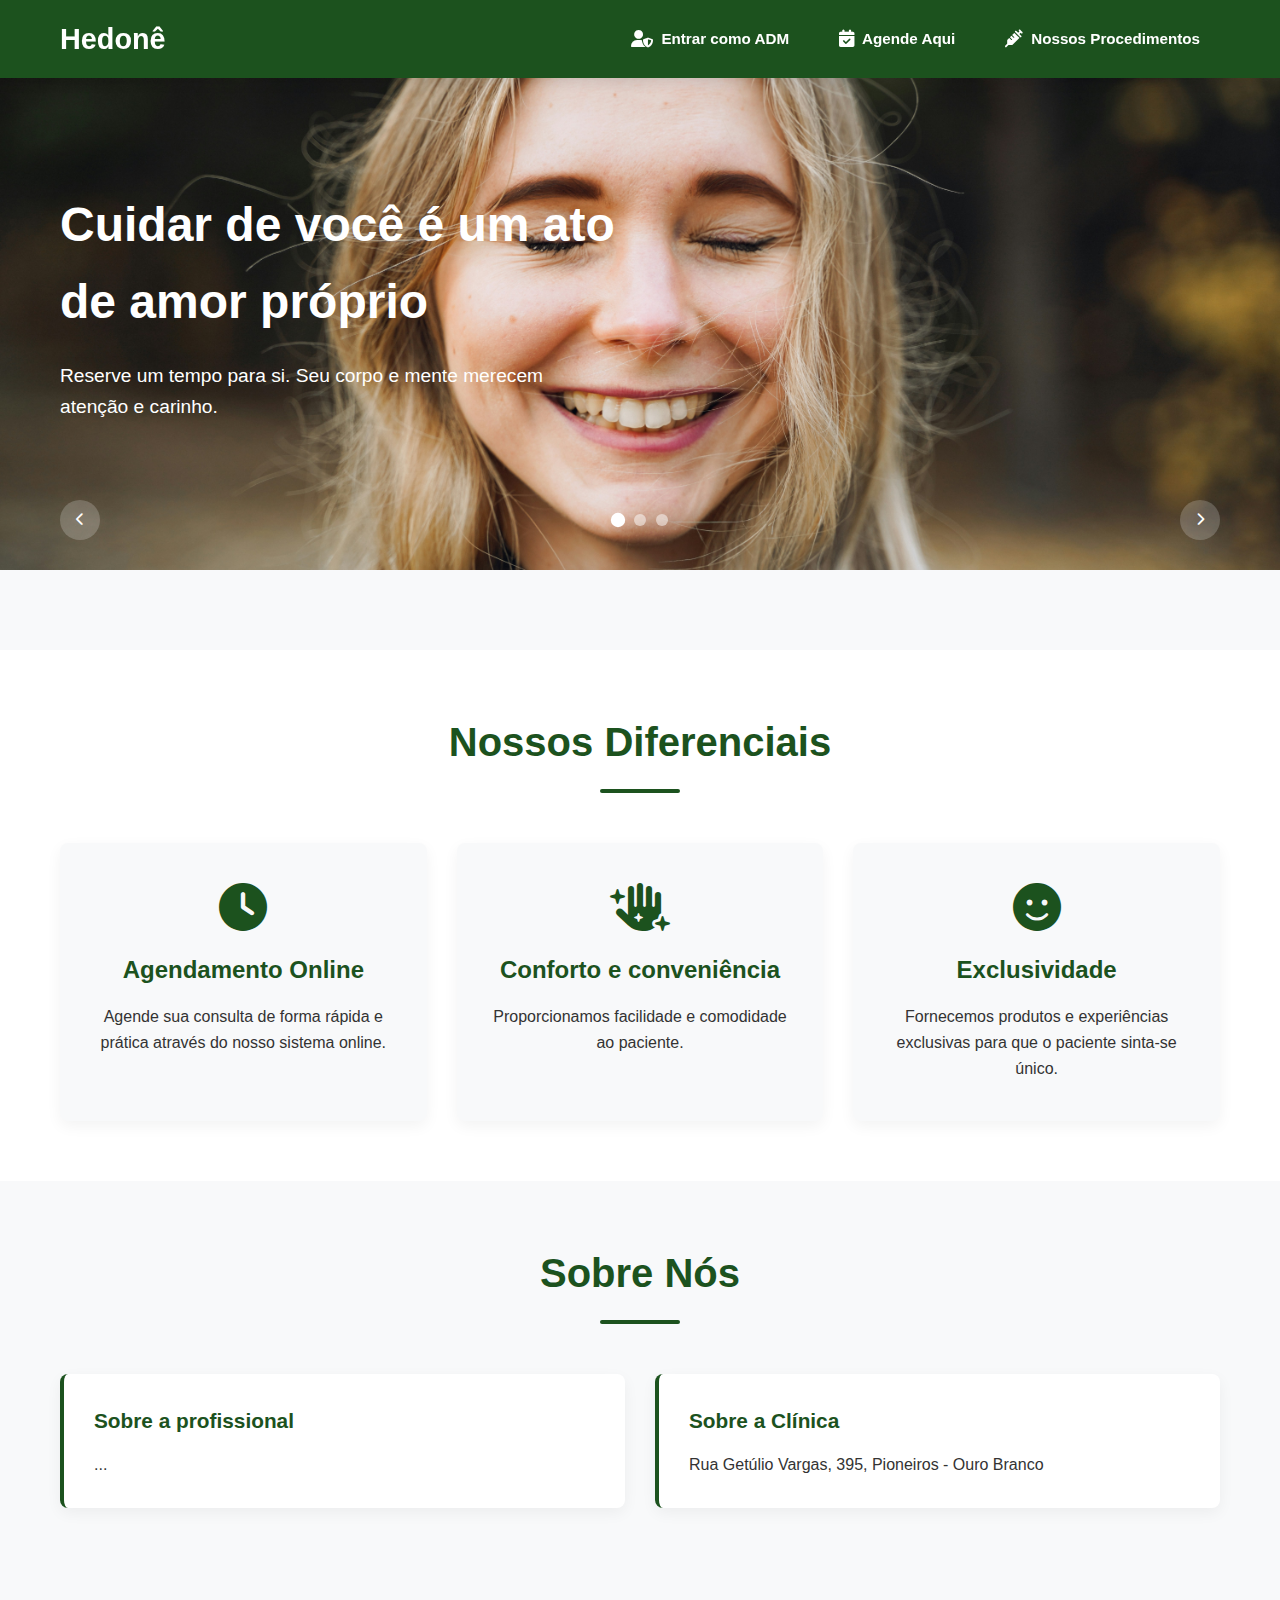
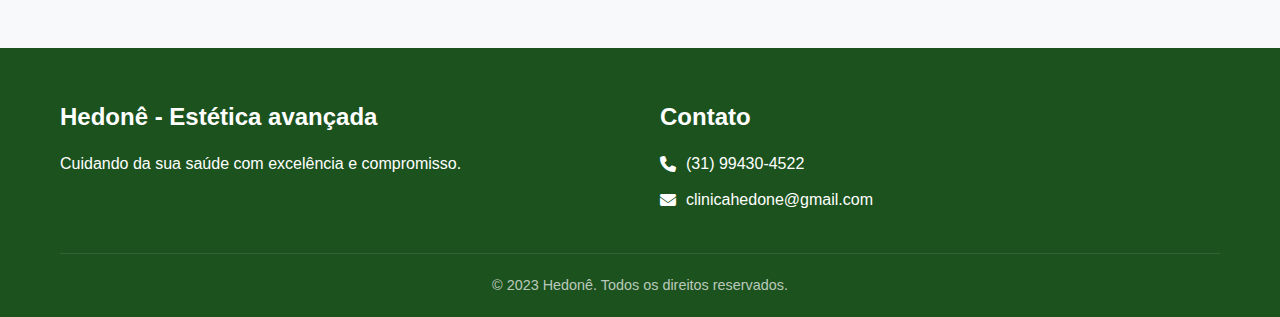
<file: index.html>
<!DOCTYPE html>
<html lang="pt-br">
<head>
    <meta charset="UTF-8">
    <meta name="viewport" content="width=device-width, initial-scale=1.0">
    <title>Clínica Verde - Página Inicial</title>
    <link rel="stylesheet" href="https://cdnjs.cloudflare.com/ajax/libs/font-awesome/6.4.0/css/all.min.css">
    <link rel="stylesheet" href="tela_inicial.css">
    <link rel="stylesheet" href="tela_inicial.js">
</head>
<body>
    <!-- Menu Superior -->
    <header class="menu-superior">
        <div class="menu-container">
            <div class="logo">
            
                <span>Hedonê</span>
            </div>
            <nav>
                <ul class="menu-lista">
                    <li><a href="entrar_como.html" class="botao-menu"><i class="fas fa-user-shield"></i> Entrar como ADM</a></li>
                    <li><a href="solicitar_agendamento.html" class="botao-menu"><i class="fas fa-calendar-check"></i> Agende Aqui</a></li>
                    <li><a href="nossos-procedimentos.html" class="botao-menu"><i class="fa-solid fa-syringe"></i> Nossos Procedimentos</a></li>
                </ul>
            </nav>
        </div>
    </header>
    
    <!-- Slider de Imagens -->
    <section class="slider-container">
        <div class="slider">
            <div class="slide">
                <img src="mulher_rindo.jpg" alt="Clínica moderna" class="slide-img">
                <div class="slide-overlay">
                    <h2 class="slide-title">Cuidar de você é um ato de amor próprio</h2>
                    <p class="slide-text">Reserve um tempo para si. Seu corpo e mente merecem atenção e carinho.</p>
                </div>
            </div>
            <div class="slide">
                <img src="homem_rindo.jpg" alt="Equipe médica" class="slide-img">
                <div class="slide-overlay">
                    <h2 class="slide-title">Sua melhor versão começa com uma escolha</h2>
                    <p class="slide-text">E ela pode começar hoje. Agende seu momento de cuidado.</p>
                </div>
            </div>
            <div class="slide">
                <img src="mulher_e_homem_rindo.jpg" alt="Tecnologia médica" class="slide-img">
                <div class="slide-overlay">
                    <h2 class="slide-title">Beleza é equilíbrio entre o que se vê e o que se sente</h2>
                    <p class="slide-text">Tratamentos personalizados para realçar sua autoestima e confiança.</p>
                </div>
            </div>
        </div>
        <div class="slider-nav">
            <button class="slider-btn prev-btn"><i class="fas fa-chevron-left"></i></button>
            <div class="slider-dots">
                <span class="dot active"></span>
                <span class="dot"></span>
                <span class="dot"></span>
            </div>
            <button class="slider-btn next-btn"><i class="fas fa-chevron-right"></i></button>
        </div>
    </section>
    
    <!-- Conteúdo Principal -->
    <main class="conteudo-principal">
        <section class="destaques">
            <div class="container">
                <h2 class="section-title">Nossos Diferenciais</h2>
                <div class="destaques-grid">
                    <div class="destaque-card">
                        <i class="fas fa-clock"></i>
                        <h3>Agendamento Online</h3>
                        <p>Agende sua consulta de forma rápida e prática através do nosso sistema online.</p>
                    </div>
                    <div class="destaque-card">
                        <i class="fa-solid fa-hand-sparkles"></i>
                        <h3>Conforto e conveniência</h3>
                        <p>Proporcionamos facilidade e comodidade ao paciente.</p>
                    </div>
                    <div class="destaque-card">
                        <i class="fa-solid fa-face-smile"></i>
                        <h3>Exclusividade</h3>
                        <p>Fornecemos produtos e experiências exclusivas para que o paciente sinta-se único.</p>
                    </div>
                </div>
            </div>
        </section>
        
        <section class="procedimentos">
            <div class="container">
                <h2 class="section-title">Sobre Nós</h2>
                <div class="procedimentos-lista">
                    <div class="procedimento-item">
                        <h3>Sobre a profissional</h3>
                        <p>...</p>
                    </div>
                    <div class="procedimento-item">
                        <h3>Sobre a Clínica</h3>
                        <p>Rua Getúlio Vargas, 395, Pioneiros - Ouro Branco</p>
                    </div>
                   
                </div>
            </div>
        </section>
    </main>
    
    <!-- Rodapé -->
    <footer class="rodape">
        <div class="container">
            <div class="rodape-content">
                <div class="rodape-info">
                    <h3>Hedonê - Estética avançada</h3>
                    <p>Cuidando da sua saúde com excelência e compromisso.</p>
                </div>
                <div class="rodape-contato">
                    <h3>Contato</h3>
                    <p><i class="fas fa-phone"></i> (31) 99430-4522</p>
                    <p><i class="fas fa-envelope"></i> clinicahedone@gmail.com</p>
                </div>
            </div>
            <div class="rodape-copy">
                <p>&copy; 2023 Hedonê. Todos os direitos reservados.</p>
            </div>
        </div>
    </footer>
    
    <script src="tela_inicial.js"></script>
</body>
</html>
</file>
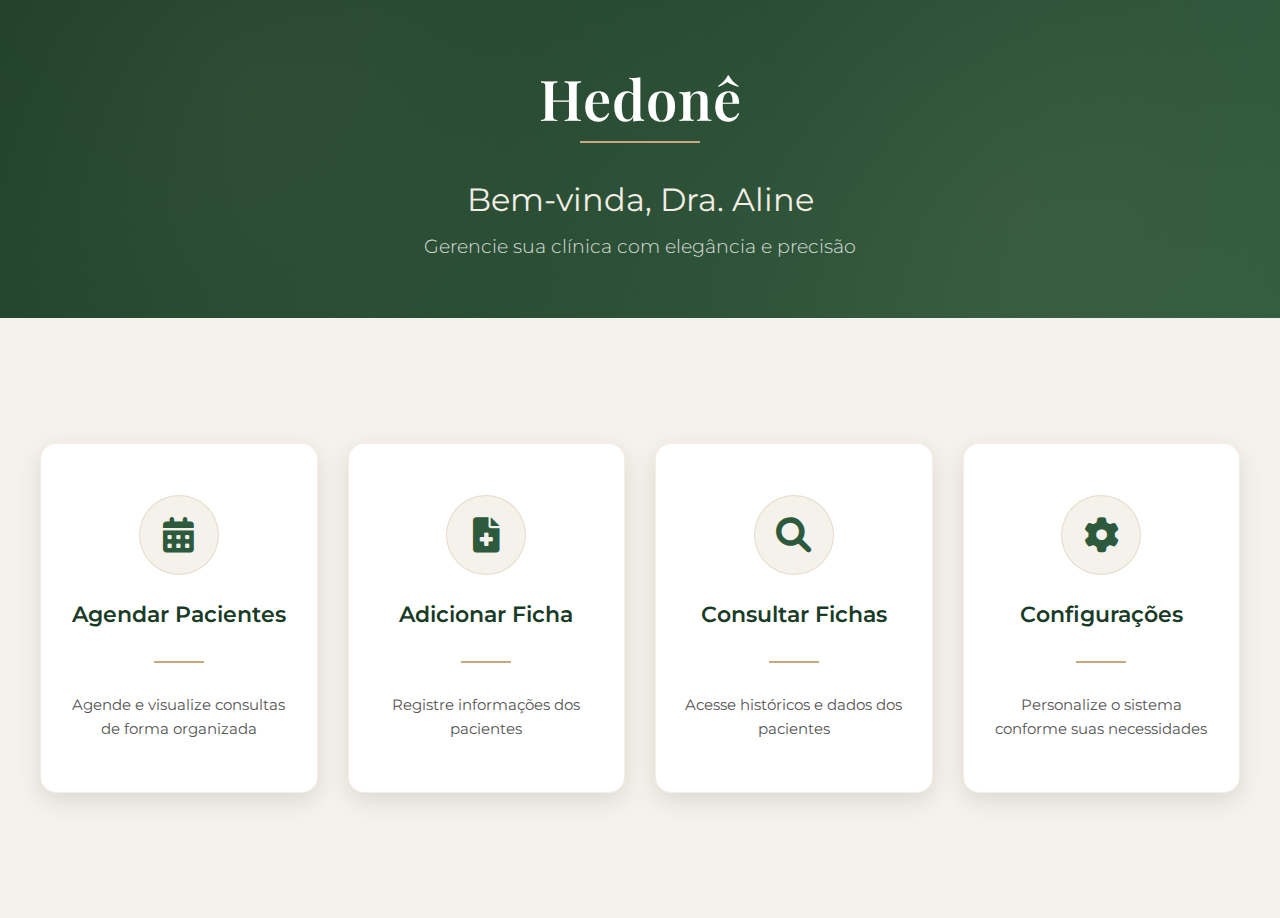
<file: entrar_aline.html>
<!DOCTYPE html>
<html lang="pt-br">
<head>
    <meta charset="UTF-8">
    <meta name="viewport" content="width=device-width, initial-scale=1.0">
    <title>Dashboard | Hedone Clínica Estética</title>
    <link rel="stylesheet" href="https://cdnjs.cloudflare.com/ajax/libs/font-awesome/6.0.0-beta3/css/all.min.css">
    <link href="https://fonts.googleapis.com/css2?family=Montserrat:wght@300;400;500;600;700&family=Playfair+Display:wght@400;500;600&display=swap" rel="stylesheet">
    <link rel="stylesheet" href="aline.css">
</head>
<body>

    <div class="background-design">
        <div class="geometric-shapes">
            <div class="shape"></div>
            <div class="shape"></div>
            <div class="shape"></div>
        </div>
    </div>

    <div class="dashboard-container">
        <header class="dashboard-header">
            <h1 class="clinic-name">Hedonê</h1>
            <h2 class="welcome-message">Bem-vinda, Dra. Aline</h2>
            <p class="subtitle">Gerencie sua clínica com elegância e precisão</p>
        </header>

        <section class="dashboard-content">
            <div class="actions-grid">
                <div class="action-card">
                    <a href="agenda_adm.php">
                        <div class="action-icon">
                            <i class="fas fa-calendar-alt"></i>
                        </div>
                        <h3 class="action-title">Agendar Pacientes</h3>
                        <div class="action-divider"></div>
                        <p class="action-description">Agende e visualize consultas de forma organizada</p>
                    </a>
                </div>

                <div class="action-card">
                    <a href="ficha-paciente.html">
                        <div class="action-icon">
                            <i class="fas fa-file-medical"></i>
                        </div>
                        <h3 class="action-title">Adicionar Ficha</h3>
                        <div class="action-divider"></div>
                        <p class="action-description">Registre informações dos pacientes</p>
                    </a>
                </div>

                <div class="action-card">
                    <a href="historico.php">
                        <div class="action-icon">
                            <i class="fas fa-search"></i>
                        </div>
                        <h3 class="action-title">Consultar Fichas</h3>
                        <div class="action-divider"></div>
                        <p class="action-description">Acesse históricos e dados dos pacientes</p>
                    </a>
                </div>

                <div class="action-card">
                    <a href="configurar_disponibilidade.php">
                        <div class="action-icon">
                            <i class="fas fa-cog"></i>
                        </div>
                        <h3 class="action-title">Configurações</h3>
                        <div class="action-divider"></div>
                        <p class="action-description">Personalize o sistema conforme suas necessidades</p>
                    </a>
                </div>
            </div>
        </section>
    </div>

    

   
</body>
</html>
</file>
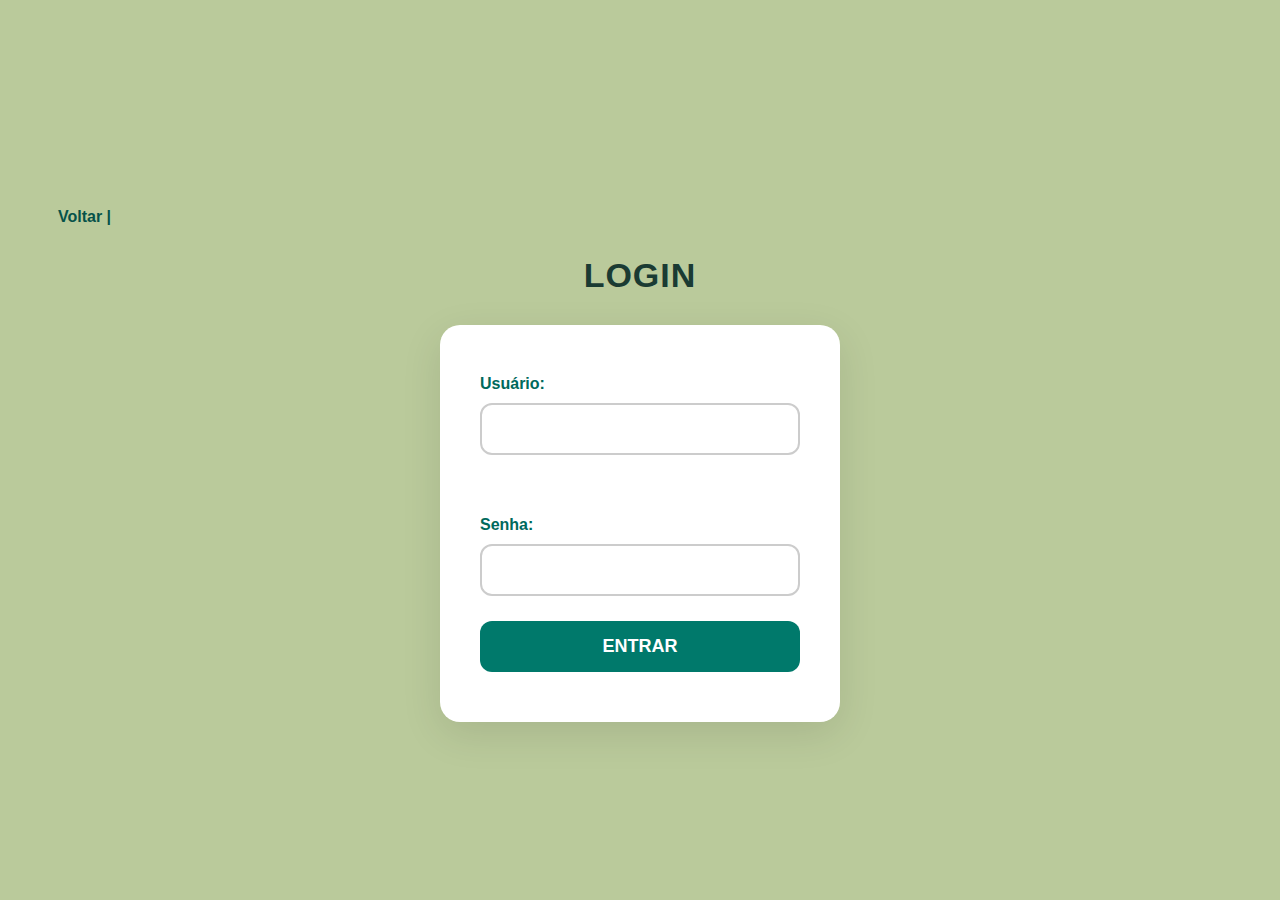
<file: entrar_como.html>
<!DOCTYPE html>
<html lang="pt">

<head>
    <meta charset="UTF-8">
    <meta name="viewport" content="width=device-width, initial-scale=1.0">
    <title>Login</title>
    <link rel="stylesheet" href="entrar.css">
</head>

<body id="entrar_adm">
    <a href="tela_01.html">Voltar |</a>
    <h1 id="login">LOGIN</h1>
    <div id="form">
    
        <form id="formulario">
            <label>Usuário: </label>
            <input type="text" required id="usuario"><br><br><br>
            <label for="inputSenha">Senha: </label>
            <input type="password" id="inputSenha"><br>
            <input type="submit" id="botao" value="ENTRAR">
        </form>
    </div>
    <script>
        document.getElementById('formulario').addEventListener('submit', function(event) {
            event.preventDefault();
            let usuario = document.getElementById('usuario').value.trim(); 
            let senha = document.getElementById('inputSenha').value.trim(); 

            if (usuario === 'aline' && senha === 'aline') {
                window.location.href = "agenda_adm.html";  
            } else {
                alert("Usuário ou senha incorretos.");
            }
        });
    </script>
</body>

</html>
</file>
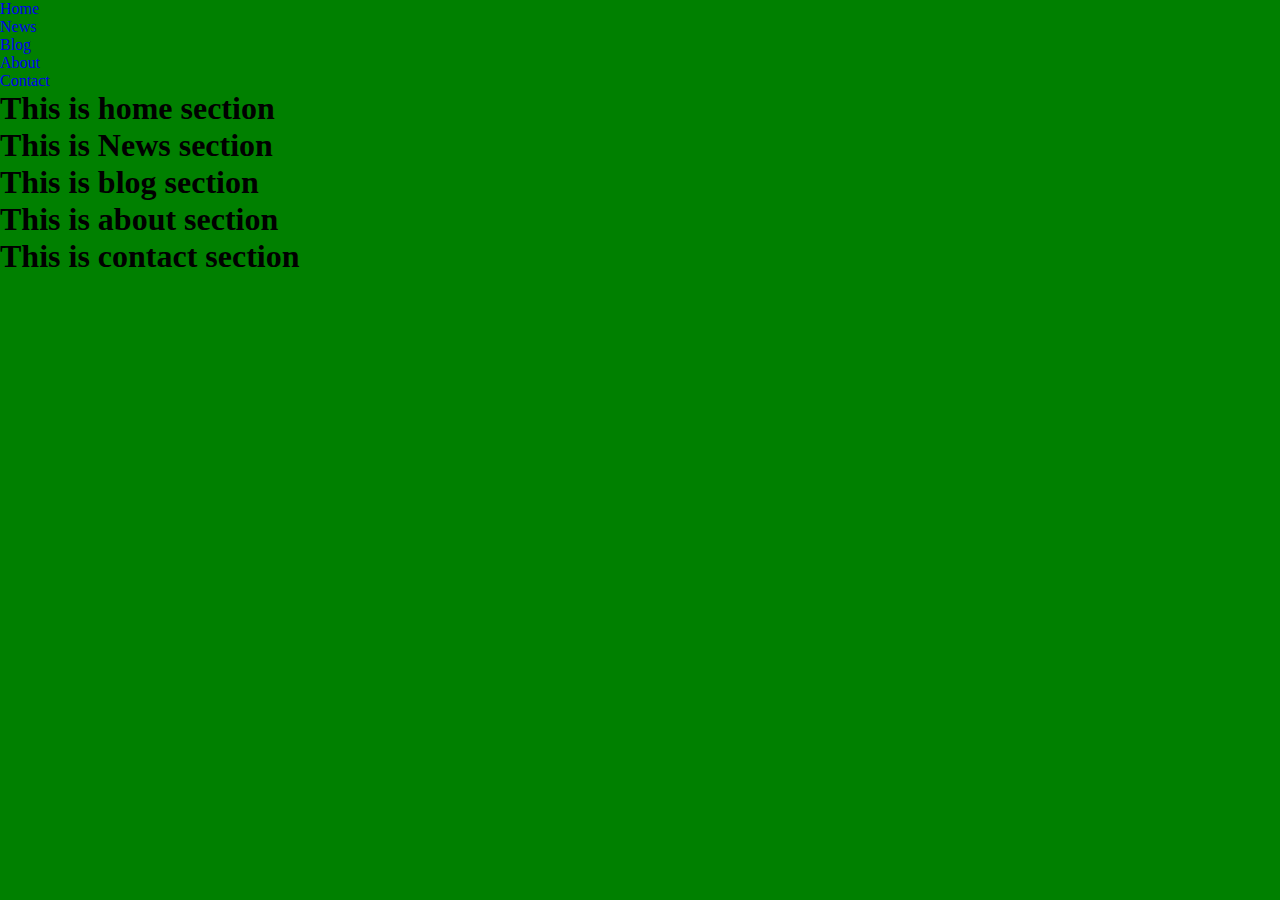
<file: index2.html>
<!DOCTYPE html>
<html lang="en">
<head>
    <meta charset="UTF-8">
    <meta name="viewport" content="width=device-width, initial-scale=1.0">
    <title>Document</title>
    <link rel="stylesheet" href="style2.css">
</head>
<body>
    <nav>
        <ul>
            <li><a href="#section1">Home</a></li>
            <li><a href="#section2"> News</a></li>
            <li><a href="#section3"> Blog</a></li>
            <li><a href="#section4"> About</a></li>
            <li><a href="#section5"> Contact</a></li>


        </ul>
    </nav>
    <div id = "section1">
        <h1>This is home section</h1>
    </div>
    <div id = "section2">
        <h1>This is News section</h1>
    </div>
    <div id = "section3">
        <h1>This is blog section</h1>
    </div>
    <div id = "section4">
        <h1>This is about section</h1>
    </div>
    <div id = "section5">
        <h1>This is contact section</h1>
    </div>
</body>
</html>
</file>
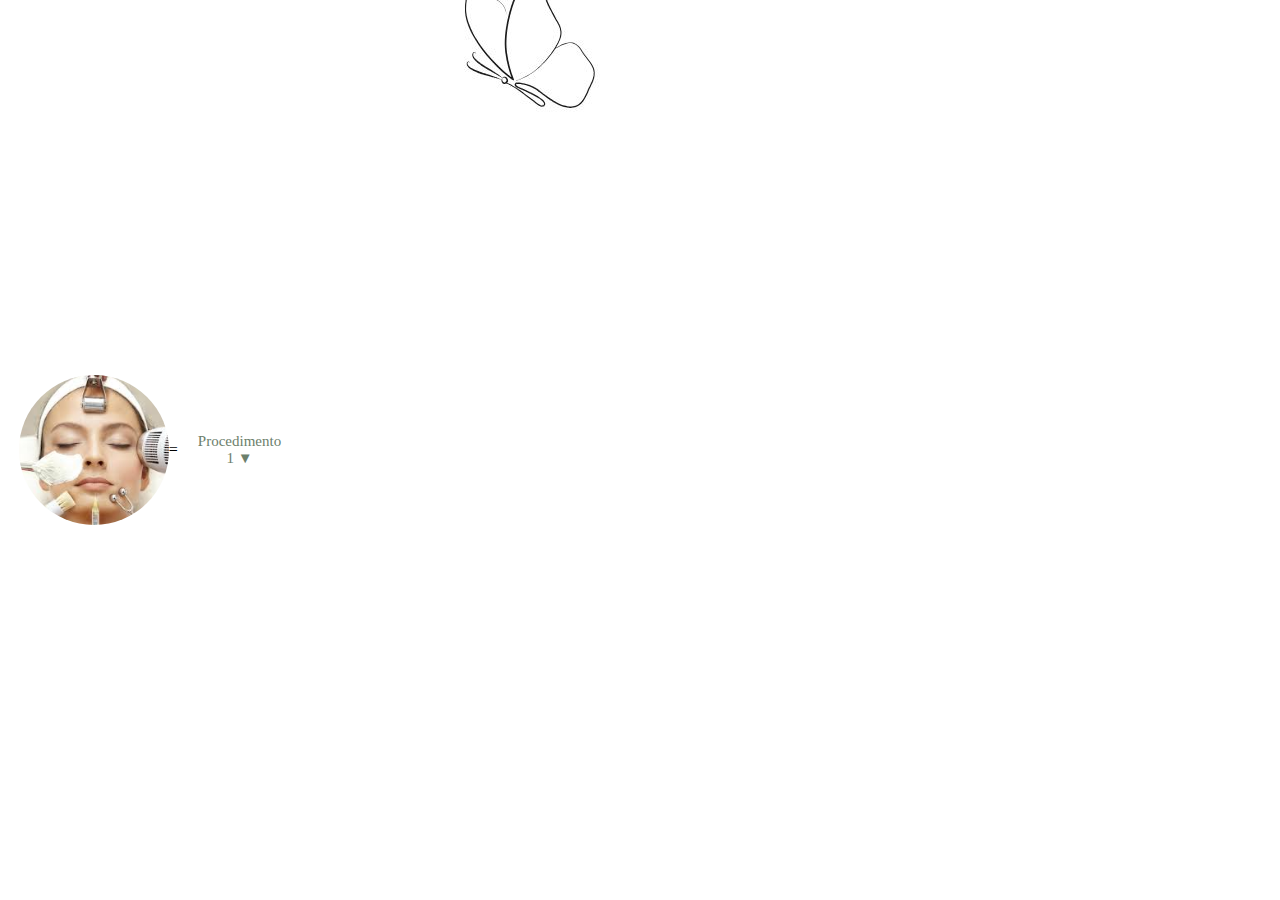
<file: nossos-procedimentos.html>
<!DOCTYPE html>
<html lang="en">
<head>
    <meta charset="UTF-8">
    <meta name="viewport" content="width=device-width, initial-scale=1.0">
    <title>Document</title>
    <link rel="stylesheet" href="style_telas.css">
</head>
<body id="body04">
    <div class="wrapp">
        <figure class="it">


            <img src="imagem_estetica.jpg" alt="Procedimento 1" id="imagee">
       =    
            <figcaption>
                <button id="oi" onclick="func()">Procedimento 1 ▼</button>
                <div id="textareaContainer"></div>
            </figcaption>
        </figure>
    </div>

    <script>
        function func() {
            const botao = document.getElementById('oi');
            const container = document.getElementById('textareaContainer');
            
            // Verifica se o textarea já existe
            let textarea = document.getElementById('meuTextarea');
            
            if (!textarea) {
                // Cria o textarea se não existir
                textarea = document.createElement('textarea');
                textarea.id = 'meuTextarea';
                textarea.rows = 10;
                textarea.cols = 30;
        
                textarea.readOnly = true; 
                container.appendChild(textarea);
                
                // Preenche com o texto do procedimento
                textarea.value = "Esse é um procedimento de botox, para o rosto";
                botao.innerText = "Procedimento 1 ▲";
            } else {
                // Remove o textarea se já existir
                container.removeChild(textarea);
                botao.innerText = "Procedimento 1 ▼";
            }
        }
    </script>
</body>
</html>
</file>
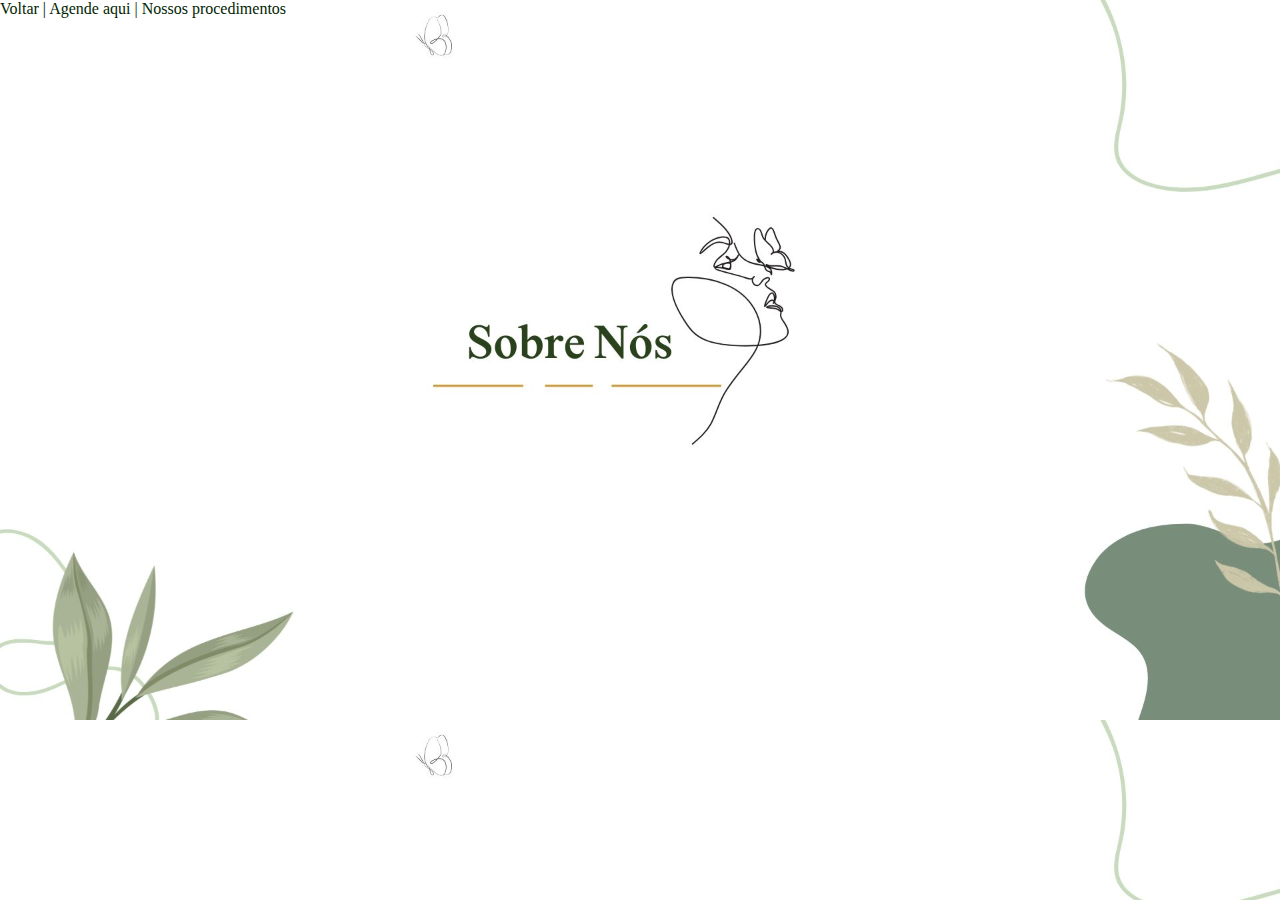
<file: sobre_nos.html>
<!DOCTYPE html>
<html lang="en">
<head>
    <meta charset="UTF-8">
    <meta name="viewport" content="width=device-width, initial-scale=1.0">
    <title>Document</title>
    <link rel="stylesheet" href="style_telas.css">
</head>
<body id="body2">

    
    <a class="c" href="tela_01.html">Voltar |</a>
    <a class="c">Agende aqui |</a>
    <a class="c">Nossos procedimentos </a>


</body>
</html>
</file>
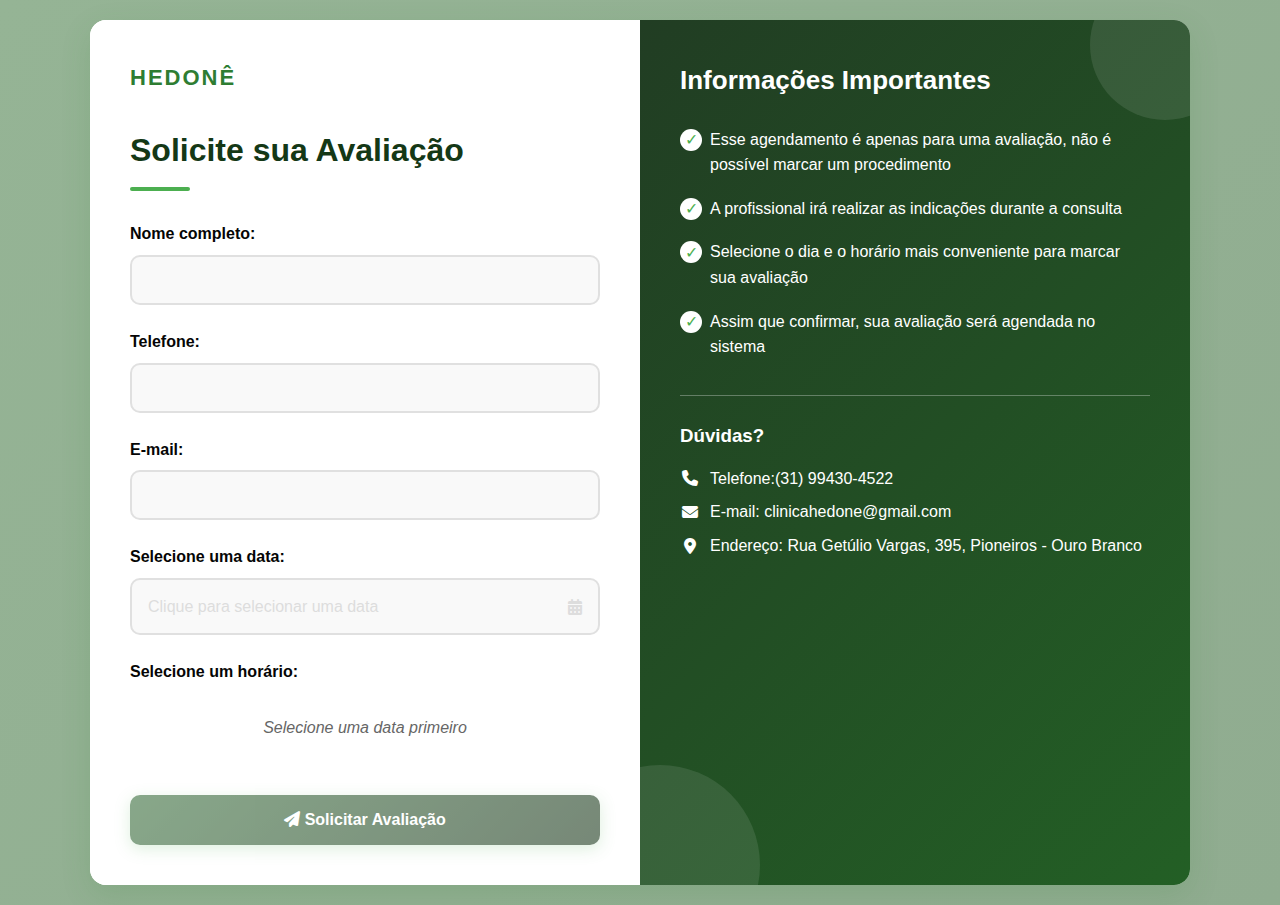
<file: solicitar_agendamento.html>
<!DOCTYPE html>
<html lang="pt-BR">
<head>
    <meta charset="UTF-8">
    <meta name="viewport" content="width=device-width, initial-scale=1.0">
    <title>Solicite sua Avaliação</title>
    <link rel="stylesheet" href="https://cdnjs.cloudflare.com/ajax/libs/font-awesome/6.4.0/css/all.min.css">
    <style>
        * {
            margin: 0;
            padding: 0;
            box-sizing: border-box;
            font-family: 'Segoe UI', Tahoma, Geneva, Verdana, sans-serif;
        }
       
        body {
            background: linear-gradient(135deg, #95b495 0%, #90ac90 100%);
            color: #dddddd;
            line-height: 1.6;
            min-height: 100vh;
            display: flex;
            justify-content: center;
            align-items: center;
            padding: 20px;
        }
       
        .container {
            display: flex;
            max-width: 1100px;
            width: 100%;
            background-color: white;
            border-radius: 16px;
            box-shadow: 0 10px 30px rgba(46, 125, 50, 0.15);
            overflow: hidden;
            transition: transform 0.3s ease;
        }
       
        .container:hover {
            transform: translateY(-5px);
        }
       
        .form-section {
            flex: 1;
            padding: 40px;
            background: white;
            position: relative;
            z-index: 1;
        }
       
        .info-section {
            flex: 1;
            padding: 40px;
            background: linear-gradient(135deg, #213d23 0%, #235f25 100%);
            color: white;
            position: relative;
            overflow: hidden;
        }
       
        .info-section::before {
            content: "";
            position: absolute;
            top: -50px;
            right: -50px;
            width: 150px;
            height: 150px;
            border-radius: 50%;
            background: rgba(255, 255, 255, 0.1);
        }
       
        .info-section::after {
            content: "";
            position: absolute;
            bottom: -80px;
            left: -80px;
            width: 200px;
            height: 200px;
            border-radius: 50%;
            background: rgba(255, 255, 255, 0.1);
        }
       
        h1 {
            color: #143816;
            margin-bottom: 30px;
            font-size: 32px;
            font-weight: 700;
            position: relative;
            padding-bottom: 15px;
        }
       
        h1::after {
            content: "";
            position: absolute;
            bottom: 0;
            left: 0;
            width: 60px;
            height: 4px;
            background: #4caf50;
            border-radius: 2px;
        }
       
        .form-group {
            margin-bottom: 24px;
            position: relative;
        }
       
        label {
            display: block;
            margin-bottom: 8px;
            font-weight: 600;
            color: #050505;
        }
       
        input[type="text"],
        input[type="email"],
        input[type="tel"] {
            width: 100%;
            padding: 14px 16px;
            border: 2px solid #e0e0e0;
            border-radius: 10px;
            font-size: 16px;
            transition: all 0.3s;
            background: #f9f9f9;
        }
       
        input:focus {
            border-color: #a2dba4;
            outline: none;
            background: white;
            box-shadow: 0 0 0 3px rgba(76, 175, 80, 0.2);
        }
       
        /* Estilo para o calendário - CORRIGIDO */
        .calendar-container {
            position: relative;
            z-index: 1000;
        }
       
        .calendar-toggle {
            width: 100%;
            padding: 14px 16px;
            border: 2px solid #e0e0e0;
            border-radius: 10px;
            background: #f9f9f9;
            cursor: pointer;
            display: flex;
            justify-content: space-between;
            align-items: center;
            font-size: 16px;
            min-height: 52px;
        }
       
        .calendar-toggle:hover {
            border-color: #a2dba4;
        }
       
        .calendar-toggle.selected {
            border-color: #4caf50;
            background: #f1f8e9;
        }
       
        .calendar-dropdown {
            display: none;
            position: absolute;
            top: calc(100% + 5px);
            left: 0;
            width: 100%;
            max-width: 320px;
            background: white;
            border: 2px solid #e0e0e0;
            border-radius: 10px;
            padding: 12px;
            z-index: 1001;
            box-shadow: 0 10px 30px rgba(0,0,0,0.15);
            max-height: 400px;
            overflow: visible;
        }
       
        .calendar-dropdown.active {
            display: block;
        }
       
        .calendar-header {
            display: flex;
            justify-content: space-between;
            align-items: center;
            margin-bottom: 12px;
            padding: 0 5px;
        }
       
        .calendar-nav {
            background: none;
            border: none;
            font-size: 16px;
            cursor: pointer;
            padding: 5px;
            border-radius: 5px;
            transition: background 0.3s;
            color: #333;
            width: 36px;
            height: 36px;
            display: flex;
            align-items: center;
            justify-content: center;
        }
       
        .calendar-nav:hover {
            background: #f5f5f5;
        }
       
        .calendar-month {
            font-weight: 600;
            color: #333;
            font-size: 15px;
            text-align: center;
            flex-grow: 1;
            margin: 0 5px;
        }
       
        .calendar-weekdays {
            display: grid;
            grid-template-columns: repeat(7, 1fr);
            text-align: center;
            margin-bottom: 8px;
            color: #666;
            font-weight: 500;
            font-size: 12px;
            gap: 2px;
        }
       
        .calendar-weekdays div {
            padding: 5px 0;
        }
       
        .calendar-days {
            display: grid;
            grid-template-columns: repeat(7, 1fr);
            gap: 4px;
        }
       
        .calendar-day {
            padding: 8px 4px;
            text-align: center;
            border-radius: 6px;
            cursor: pointer;
            transition: all 0.3s;
            font-weight: 500;
            font-size: 13px;
            height: 36px;
            display: flex;
            align-items: center;
            justify-content: center;
            min-width: 36px;
        }
       
        .calendar-day:hover {
            background: #f0f9f0;
        }
       
        .calendar-day.selected {
            background: #4caf50;
            color: white;
        }
       
        .calendar-day.available {
            color: #333;
        }
       
        .calendar-day.unavailable {
            color: #ccc;
            cursor: not-allowed;
        }
       
        .calendar-day.other-month {
            color: #aaa;
            cursor: default;
        }
       
        .calendar-day.today {
            background: #e8f5e9;
            color: #2e7d32;
            font-weight: 600;
        }
       
        /* Estilo para os horários */
        .time-options-container {
            display: grid;
            grid-template-columns: repeat(auto-fill, minmax(80px, 1fr));
            gap: 10px;
            margin-top: 10px;
        }
       
        .time-option {
            padding: 12px 8px;
            border: 2px solid #e0e0e0;
            background: white;
            color: #333;
            border-radius: 10px;
            cursor: pointer;
            transition: all 0.3s;
            text-align: center;
            font-weight: 600;
            font-size: 14px;
        }
       
        .time-option:hover {
            border-color: #a2dba4;
            transform: translateY(-2px);
            box-shadow: 0 4px 8px rgba(76, 175, 80, 0.1);
        }
       
        .time-option.selected {
            border-color: #4caf50;
            background: #4caf50;
            color: white;
            box-shadow: 0 4px 12px rgba(76, 175, 80, 0.2);
        }
       
        .time-option.disabled {
            opacity: 0.5;
            cursor: not-allowed;
            background: #f5f5f5;
        }
       
        .no-times-message {
            grid-column: 1 / -1;
            text-align: center;
            padding: 20px;
            color: #666;
            font-style: italic;
        }
       
        .btn-submit {
            background: linear-gradient(135deg, #396e3c 0%, #1d3a1e 100%);
            color: white;
            border: none;
            padding: 16px 30px;
            font-size: 16px;
            border-radius: 10px;
            cursor: pointer;
            transition: all 0.3s;
            font-weight: 600;
            margin-top: 10px;
            width: 100%;
            box-shadow: 0 4px 15px rgba(76, 175, 80, 0.3);
        }
       
        .btn-submit:hover {
            transform: translateY(-3px);
            box-shadow: 0 6px 20px rgba(76, 175, 80, 0.4);
        }
       
        .btn-submit:disabled {
            opacity: 0.6;
            cursor: not-allowed;
            transform: none;
        }
       
        .loading-indicator {
            display: none;
            text-align: center;
            padding: 10px;
            color: #4caf50;
            grid-column: 1 / -1;
        }
       
        .selected-info {
            display: flex;
            justify-content: space-between;
            margin-top: 10px;
            padding: 10px;
            background: #f1f8e9;
            border-radius: 8px;
            font-size: 14px;
        }
       
        .selected-date-info, .selected-time-info {
            display: flex;
            flex-direction: column;
        }
       
        .selected-label {
            font-size: 12px;
            color: #666;
        }
       
        .selected-value {
            font-weight: 600;
            color: #2e7d32;
        }
       
        .info-section h2 {
            margin-bottom: 25px;
            font-size: 26px;
            font-weight: 700;
            position: relative;
            z-index: 1;
        }
       
        .info-list {
            list-style-type: none;
            position: relative;
            z-index: 1;
        }
       
        .info-list li {
            margin-bottom: 18px;
            padding-left: 30px;
            position: relative;
        }
       
        .info-list li:before {
            content: "✓";
            color: #4caf50;
            font-size: 16px;
            position: absolute;
            left: 0;
            top: 2px;
            background: white;
            width: 22px;
            height: 22px;
            border-radius: 50%;
            display: flex;
            align-items: center;
            justify-content: center;
        }
       
        .contact-info {
            margin-top: 35px;
            padding-top: 25px;
            border-top: 1px solid rgba(255, 255, 255, 0.3);
            position: relative;
            z-index: 1;
        }
       
        .contact-info h3 {
            margin-bottom: 15px;
        }
       
        .contact-info p {
            margin-bottom: 8px;
            display: flex;
            align-items: center;
        }
       
        .contact-info i {
            margin-right: 10px;
            width: 20px;
            text-align: center;
        }
       
        .logo {
            display: flex;
            align-items: center;
            margin-bottom: 30px;
        }
       
        .logo-icon {
            background: #4caf50;
            color: white;
            width: 40px;
            height: 40px;
            border-radius: 10px;
            display: flex;
            align-items: center;
            justify-content: center;
            margin-right: 12px;
            font-size: 20px;
        }
       
        .logo-text {
            font-size: 22px;
            font-weight: 700;
            color: #2e7d32;
            letter-spacing: 2px;
        }
       
        /* Overlay para mobile */
        .calendar-overlay {
            display: none;
            position: fixed;
            top: 0;
            left: 0;
            right: 0;
            bottom: 0;
            background: rgba(0,0,0,0.5);
            z-index: 999;
        }
       
        .calendar-overlay.active {
            display: block;
        }
       
        /* Contêiner de calendário móvel */
        .calendar-mobile-container {
            display: none;
            position: fixed;
            top: 50%;
            left: 50%;
            transform: translate(-50%, -50%);
            width: 90%;
            max-width: 320px;
            max-height: 80vh;
            z-index: 1002;
            background: white;
            border-radius: 12px;
            overflow: hidden;
            box-shadow: 0 20px 60px rgba(0,0,0,0.3);
        }
       
        .calendar-mobile-container.active {
            display: block;
        }
       
        .calendar-mobile-header {
            display: flex;
            justify-content: space-between;
            align-items: center;
            padding: 15px 20px;
            background: #f8f9fa;
            border-bottom: 1px solid #e0e0e0;
        }
       
        .calendar-mobile-title {
            font-weight: 600;
            color: #333;
            font-size: 16px;
        }
       
        .calendar-mobile-close {
            background: none;
            border: none;
            font-size: 18px;
            cursor: pointer;
            color: #666;
            width: 36px;
            height: 36px;
            display: flex;
            align-items: center;
            justify-content: center;
            border-radius: 50%;
            transition: background 0.3s;
        }
       
        .calendar-mobile-close:hover {
            background: #f0f0f0;
        }
       
        .calendar-mobile-content {
            padding: 15px;
            overflow-y: auto;
            max-height: calc(80vh - 70px);
        }
       
        @media (max-width: 768px) {
            .container {
                flex-direction: column;
                margin: 10px;
                max-width: 100%;
            }
           
            .form-section {
                padding: 25px;
            }
           
            .info-section {
                padding: 25px;
            }
           
            body {
                padding: 10px;
            }
           
            h1 {
                font-size: 26px;
                margin-bottom: 20px;
            }
           
            .calendar-dropdown {
                display: none !important; /* Esconde o dropdown em mobile */
            }
           
            .calendar-mobile-container {
                display: block;
                opacity: 0;
                transform: translate(-50%, -50%) scale(0.9);
                transition: all 0.3s ease;
            }
           
            .calendar-mobile-container.active {
                opacity: 1;
                transform: translate(-50%, -50%) scale(1);
            }
           
            .time-options-container {
                grid-template-columns: repeat(auto-fill, minmax(70px, 1fr));
                gap: 8px;
            }
           
            .time-option {
                padding: 10px 6px;
                font-size: 13px;
            }
           
            .selected-info {
                flex-direction: column;
                gap: 8px;
            }
           
            .btn-submit {
                padding: 14px 20px;
                font-size: 15px;
            }
        }
       
        @media (min-width: 769px) {
            .calendar-mobile-container,
            .calendar-overlay {
                display: none !important;
            }
           
            /* Ajuste para garantir que o calendário caiba na tela */
            .calendar-dropdown {
                max-width: 320px;
                width: 100%;
                box-sizing: border-box;
            }
           
            /* Posicionamento inteligente - verifica se há espaço abaixo */
            .calendar-dropdown.position-top {
                top: auto;
                bottom: calc(100% + 5px);
            }
        }
       
        @media (max-width: 480px) {
            .calendar-mobile-container {
                max-width: 300px;
            }
           
            .calendar-mobile-content {
                padding: 12px;
            }
           
            .calendar-day {
                height: 34px;
                min-width: 34px;
                font-size: 12px;
                padding: 6px 3px;
            }
           
            .calendar-month {
                font-size: 14px;
            }
           
            .calendar-weekdays {
                font-size: 11px;
            }
           
            .time-options-container {
                grid-template-columns: repeat(3, 1fr);
            }
           
            .form-section,
            .info-section {
                padding: 20px;
            }
        }
    </style>
</head>
<body>
    <div class="container">
        <div class="form-section">
            <div class="logo">
                <div class="logo-text">HEDONÊ</div>
            </div>
           
            <h1>Solicite sua Avaliação</h1>
           
            <!-- FORMULÁRIO COM ACTION PARA PHP -->
            <form id="appointment-form" action="php/salvar_solicitacao.php" method="POST">
                <div class="form-group">
                    <label for="fullname">Nome completo:</label>
                    <input type="text" id="fullname" name="nome" required>
                </div>
               
                <div class="form-group">
                    <label for="phone">Telefone:</label>
                    <input type="tel" id="phone" name="telefone" required>
                </div>
               
                <div class="form-group">
                    <label for="email">E-mail:</label>
                    <input type="email" id="email" name="email" required>
                </div>
               
                <!-- Seletor de Data com Calendário -->
                <div class="form-group">
                    <label for="date">Selecione uma data:</label>
                    <div class="calendar-container">
                        <div class="calendar-toggle" id="calendar-toggle">
                            <span id="selected-date-display">Clique para selecionar uma data</span>
                            <i class="fas fa-calendar-alt"></i>
                        </div>
                        <!-- Dropdown para desktop -->
                        <div class="calendar-dropdown" id="calendar-dropdown">
                            <div class="calendar-header">
                                <button class="calendar-nav" id="prev-month">
                                    <i class="fas fa-chevron-left"></i>
                                </button>
                                <div class="calendar-month" id="current-month"></div>
                                <button class="calendar-nav" id="next-month">
                                    <i class="fas fa-chevron-right"></i>
                                </button>
                            </div>
                            <div class="calendar-weekdays">
                                <div>Dom</div>
                                <div>Seg</div>
                                <div>Ter</div>
                                <div>Qua</div>
                                <div>Qui</div>
                                <div>Sex</div>
                                <div>Sáb</div>
                            </div>
                            <div class="calendar-days" id="calendar-days">
                                <!-- Os dias serão gerados dinamicamente -->
                            </div>
                        </div>
                    </div>
                    <!-- Overlay para mobile -->
                    <div class="calendar-overlay" id="calendar-overlay"></div>
                    <!-- Modal para mobile -->
                    <div class="calendar-mobile-container" id="calendar-mobile">
                        <div class="calendar-mobile-header">
                            <div class="calendar-mobile-title">Selecione uma data</div>
                            <button class="calendar-mobile-close" id="calendar-mobile-close">
                                <i class="fas fa-times"></i>
                            </button>
                        </div>
                        <div class="calendar-mobile-content">
                            <div class="calendar-header">
                                <button class="calendar-nav" id="prev-month-mobile">
                                    <i class="fas fa-chevron-left"></i>
                                </button>
                                <div class="calendar-month" id="current-month-mobile"></div>
                                <button class="calendar-nav" id="next-month-mobile">
                                    <i class="fas fa-chevron-right"></i>
                                </button>
                            </div>
                            <div class="calendar-weekdays">
                                <div>Dom</div>
                                <div>Seg</div>
                                <div>Ter</div>
                                <div>Qua</div>
                                <div>Qui</div>
                                <div>Sex</div>
                                <div>Sáb</div>
                            </div>
                            <div class="calendar-days" id="calendar-days-mobile">
                                <!-- Os dias serão gerados dinamicamente -->
                            </div>
                        </div>
                    </div>
                    <!-- INPUT HIDDEN PARA DATA (OBRIGATÓRIO PARA PHP) -->
                    <input type="hidden" id="selected-date" name="data" required>
                </div>
               
                <!-- Seletor de Horário -->
                <div class="form-group">
                    <label>Selecione um horário:</label>
                   
                    <!-- Informações da seleção atual -->
                    <div class="selected-info" id="selection-info" style="display: none;">
                        <div class="selected-date-info">
                            <span class="selected-label">Data selecionada:</span>
                            <span class="selected-value" id="info-date"></span>
                        </div>
                        <div class="selected-time-info">
                            <span class="selected-label">Horário selecionado:</span>
                            <span class="selected-value" id="info-time"></span>
                        </div>
                    </div>
                   
                    <!-- Container para os horários -->
                    <div class="loading-indicator" id="loading-times">
                        <i class="fas fa-spinner fa-spin"></i> Carregando horários disponíveis...
                    </div>
                    <div class="time-options-container" id="time-options">
                        <!-- Os horários serão carregados dinamicamente -->
                        <div class="no-times-message">
                            Selecione uma data primeiro
                        </div>
                    </div>
                    <!-- INPUT HIDDEN PARA HORA (OBRIGATÓRIO PARA PHP) -->
                    <input type="hidden" id="selected-time" name="hora" required>
                </div>
               
                <button type="submit" class="btn-submit" id="submit-btn" disabled>
                    <i class="fas fa-paper-plane"></i> Solicitar Avaliação
                </button>
            </form>
        </div>
       
        <div class="info-section">
            <h2>Informações Importantes</h2>
           
            <ul class="info-list">
                <li>Esse agendamento é apenas para uma avaliação, não é possível marcar um procedimento</li>
                <li>A profissional irá realizar as indicações durante a consulta</li>
                <li>Selecione o dia e o horário mais conveniente para marcar sua avaliação</li>
                <li>Assim que confirmar, sua avaliação será agendada no sistema</li>
                
            </ul>
           
            <div class="contact-info">
                <h3>Dúvidas?</h3>
                <p><i class="fas fa-phone"></i> Telefone:(31) 99430-4522</p>
                <p><i class="fas fa-envelope"></i> E-mail: clinicahedone@gmail.com</p>
                <p><i class="fas fa-map-marker-alt"></i> Endereço: Rua Getúlio Vargas, 395, Pioneiros - Ouro Branco</p>
            </div>
        </div>
    </div>

    <script>
        document.addEventListener('DOMContentLoaded', function() {
            // Elementos do DOM
            const calendarToggle = document.getElementById('calendar-toggle');
            const calendarDropdown = document.getElementById('calendar-dropdown');
            const calendarOverlay = document.getElementById('calendar-overlay');
            const calendarMobile = document.getElementById('calendar-mobile');
            const calendarMobileClose = document.getElementById('calendar-mobile-close');
            const calendarDaysDesktop = document.getElementById('calendar-days');
            const calendarDaysMobile = document.getElementById('calendar-days-mobile');
            const currentMonthEl = document.getElementById('current-month');
            const currentMonthMobileEl = document.getElementById('current-month-mobile');
            const prevMonthBtn = document.getElementById('prev-month');
            const nextMonthBtn = document.getElementById('next-month');
            const prevMonthMobileBtn = document.getElementById('prev-month-mobile');
            const nextMonthMobileBtn = document.getElementById('next-month-mobile');
            const timeOptionsContainer = document.getElementById('time-options');
            const loadingIndicator = document.getElementById('loading-times');
            const submitBtn = document.getElementById('submit-btn');
            const selectionInfo = document.getElementById('selection-info');
            const infoDate = document.getElementById('info-date');
            const infoTime = document.getElementById('info-time');
           
            // Variáveis de estado
            let currentDate = new Date();
            let currentMonth = currentDate.getMonth();
            let currentYear = currentDate.getFullYear();
            let selectedDate = null;
            let selectedTime = null;
           
            // Nomes dos meses
            const monthNames = [
                "Janeiro", "Fevereiro", "Março", "Abril", "Maio", "Junho",
                "Julho", "Agosto", "Setembro", "Outubro", "Novembro", "Dezembro"
            ];
           
            // Inicializar calendário
            initCalendar();
           
            // Event Listeners
            calendarToggle.addEventListener('click', toggleCalendar);
            calendarMobileClose.addEventListener('click', closeCalendarMobile);
            calendarOverlay.addEventListener('click', closeCalendarMobile);
           
            // Navegação desktop
            if (prevMonthBtn) prevMonthBtn.addEventListener('click', showPrevMonth);
            if (nextMonthBtn) nextMonthBtn.addEventListener('click', showNextMonth);
           
            // Navegação mobile
            if (prevMonthMobileBtn) prevMonthMobileBtn.addEventListener('click', showPrevMonthMobile);
            if (nextMonthMobileBtn) nextMonthMobileBtn.addEventListener('click', showNextMonthMobile);
           
            // Fechar calendário desktop ao clicar fora
            document.addEventListener('click', function(event) {
                if (window.innerWidth > 768 && 
                    !calendarToggle.contains(event.target) && 
                    !calendarDropdown.contains(event.target) && 
                    calendarDropdown.classList.contains('active')) {
                    calendarDropdown.classList.remove('active');
                }
            });
           
            // Função para alternar calendário
            function toggleCalendar() {
                const isMobile = window.innerWidth <= 768;
                
                if (isMobile) {
                    // Mobile: abre modal
                    calendarOverlay.classList.add('active');
                    calendarMobile.classList.add('active');
                    document.body.style.overflow = 'hidden'; // Previne scroll
                } else {
                    // Desktop: alterna dropdown
                    calendarDropdown.classList.toggle('active');
                    
                    // Posicionamento inteligente - verifica espaço abaixo
                    if (calendarDropdown.classList.contains('active')) {
                        const dropdownRect = calendarDropdown.getBoundingClientRect();
                        const viewportHeight = window.innerHeight;
                        
                        // Se não houver espaço abaixo, posiciona acima
                        if (dropdownRect.bottom > viewportHeight - 10) {
                            calendarDropdown.classList.add('position-top');
                        } else {
                            calendarDropdown.classList.remove('position-top');
                        }
                    }
                }
                
                // Foca no mês atual ou no mês selecionado
                if (selectedDate) {
                    const date = new Date(selectedDate);
                    currentMonth = date.getMonth();
                    currentYear = date.getFullYear();
                }
                updateCalendar();
            }
           
            // Função para fechar calendário mobile
            function closeCalendarMobile() {
                calendarOverlay.classList.remove('active');
                calendarMobile.classList.remove('active');
                document.body.style.overflow = ''; // Restaura scroll
            }
           
            // Função para inicializar calendário
            function initCalendar() {
                updateCalendar();
            }
           
            // Função para atualizar calendário (ambas as versões)
            function updateCalendar() {
                const monthYear = `${monthNames[currentMonth]} ${currentYear}`;
                
                // Atualiza cabeçalhos
                if (currentMonthEl) currentMonthEl.textContent = monthYear;
                if (currentMonthMobileEl) currentMonthMobileEl.textContent = monthYear;
               
                // Primeiro dia do mês
                const firstDay = new Date(currentYear, currentMonth, 1);
                const lastDay = new Date(currentYear, currentMonth + 1, 0);
                const daysInMonth = lastDay.getDate();
                const startingDay = firstDay.getDay();
               
                // Atualiza calendário desktop
                if (calendarDaysDesktop) {
                    updateCalendarDays(calendarDaysDesktop, daysInMonth, startingDay);
                }
               
                // Atualiza calendário mobile
                if (calendarDaysMobile) {
                    updateCalendarDays(calendarDaysMobile, daysInMonth, startingDay);
                }
            }
           
            // Função para atualizar os dias do calendário
            function updateCalendarDays(container, daysInMonth, startingDay) {
                container.innerHTML = '';
               
                // Dias do mês anterior
                const prevMonthLastDay = new Date(currentYear, currentMonth, 0).getDate();
                for (let i = startingDay - 1; i >= 0; i--) {
                    const day = document.createElement('div');
                    day.className = 'calendar-day other-month';
                    day.textContent = prevMonthLastDay - i;
                    container.appendChild(day);
                }
               
                // Dias do mês atual
                const today = new Date();
                today.setHours(0, 0, 0, 0);
               
                for (let day = 1; day <= daysInMonth; day++) {
                    const date = new Date(currentYear, currentMonth, day);
                    const dayEl = document.createElement('div');
                    dayEl.className = 'calendar-day available';
                    dayEl.textContent = day;
                    dayEl.dataset.date = date.toISOString().split('T')[0];
                   
                    // Verifica se é hoje
                    if (date.getTime() === today.getTime()) {
                        dayEl.classList.add('today');
                    }
                   
                    // Verifica se é passado
                    if (date < today) {
                        dayEl.classList.remove('available');
                        dayEl.classList.add('unavailable');
                    }
                   
                    // Verifica se é fim de semana
                    const dayOfWeek = date.getDay();
                    if (dayOfWeek === 0 || dayOfWeek === 6) {
                        dayEl.classList.remove('available');
                        dayEl.classList.add('unavailable');
                    }
                   
                    // Verifica se está selecionado
                    if (selectedDate && dayEl.dataset.date === selectedDate) {
                        dayEl.classList.add('selected');
                    }
                   
                    // Adiciona evento de clique
                    if (dayEl.classList.contains('available')) {
                        dayEl.addEventListener('click', function() {
                            handleDateSelect(this.dataset.date, this);
                        });
                    }
                   
                    container.appendChild(dayEl);
                }
               
                // Dias do próximo mês
                const totalCells = 42; // 6 semanas * 7 dias
                const remainingCells = totalCells - (startingDay + daysInMonth);
                for (let i = 1; i <= remainingCells; i++) {
                    const day = document.createElement('div');
                    day.className = 'calendar-day other-month';
                    day.textContent = i;
                    container.appendChild(day);
                }
            }
           
            // Função para mostrar mês anterior (desktop)
            function showPrevMonth(e) {
                if (e) e.stopPropagation();
                currentMonth--;
                if (currentMonth < 0) {
                    currentMonth = 11;
                    currentYear--;
                }
                updateCalendar();
            }
           
            // Função para mostrar próximo mês (desktop)
            function showNextMonth(e) {
                if (e) e.stopPropagation();
                currentMonth++;
                if (currentMonth > 11) {
                    currentMonth = 0;
                    currentYear++;
                }
                updateCalendar();
            }
           
            // Função para mostrar mês anterior (mobile)
            function showPrevMonthMobile(e) {
                if (e) e.stopPropagation();
                showPrevMonth();
            }
           
            // Função para mostrar próximo mês (mobile)
            function showNextMonthMobile(e) {
                if (e) e.stopPropagation();
                showNextMonth();
            }
           
            // Função para lidar com seleção de data
            function handleDateSelect(dateStr, element) {
                const date = new Date(dateStr);
               
                // Atualiza seleção visual em todos os calendários
                document.querySelectorAll('.calendar-day.selected').forEach(el => {
                    el.classList.remove('selected');
                });
                element.classList.add('selected');
               
                // Atualiza estado
                selectedDate = dateStr;
               
                // Atualiza display
                const formattedDate = formatDate(date);
                document.getElementById('selected-date-display').textContent = formattedDate;
                document.getElementById('selected-date').value = dateStr;
                calendarToggle.classList.add('selected');
               
                // Fecha calendários
                if (window.innerWidth <= 768) {
                    closeCalendarMobile();
                } else {
                    calendarDropdown.classList.remove('active');
                }
               
                // Carrega horários para esta data
                loadTimeOptions(dateStr, formattedDate);
               
                // Atualiza informações
                infoDate.textContent = formattedDate;
                infoTime.textContent = 'Não selecionado';
                selectionInfo.style.display = 'flex';
               
                // Desabilita botão até selecionar horário
                submitBtn.disabled = true;
                selectedTime = null;
            }
           
            // Função para formatar data
            function formatDate(date) {
                const day = date.getDate().toString().padStart(2, '0');
                const month = (date.getMonth() + 1).toString().padStart(2, '0');
                const year = date.getFullYear();
                return `${day}/${month}/${year}`;
            }
           
            // Função para carregar horários disponíveis
            async function loadTimeOptions(dateStr, formattedDate) {
                // Limpa horários anteriores
                timeOptionsContainer.innerHTML = '';
                loadingIndicator.style.display = 'flex';
               
                try {
                    // SIMULAÇÃO - Aqui você pode conectar com PHP depois
                    // Exemplo real: const response = await fetch(`php/get_horarios.php?data=${dateStr}`);
                   
                    // Para agora, mantemos a simulação
                    setTimeout(() => {
                        const horarios = generateSampleTimes(dateStr);
                       
                        loadingIndicator.style.display = 'none';
                       
                        if (horarios.length === 0) {
                            timeOptionsContainer.innerHTML =
                                '<div class="no-times-message">' +
                                'Não há horários disponíveis para ' + formattedDate + '. Por favor, selecione outra data.' +
                                '</div>';
                            return;
                        }
                       
                        // Adiciona botões para cada horário
                        horarios.forEach(time => {
                            const btn = document.createElement('button');
                            btn.type = 'button';
                            btn.className = 'time-option';
                            btn.textContent = time;
                            btn.dataset.time = time;
                           
                            btn.addEventListener('click', function() {
                                selectTime(time, this);
                            });
                           
                            timeOptionsContainer.appendChild(btn);
                        });
                       
                    }, 500);
                   
                } catch (error) {
                    console.error('Erro ao carregar horários:', error);
                    loadingIndicator.style.display = 'none';
                    timeOptionsContainer.innerHTML =
                        '<div class="no-times-message">' +
                        'Erro ao carregar horários. Tente novamente.' +
                        '</div>';
                }
            }
           
            // Função para gerar horários de exemplo
            function generateSampleTimes(dateStr) {
                const date = new Date(dateStr);
                const dayOfWeek = date.getDay();
                const day = date.getDate();
                const month = date.getMonth() + 1;
               
                // Horários baseados no dia da semana e data (para variação)
                let horarios = [];
               
                // Configurações diferentes por dia da semana
                if (dayOfWeek === 1 || dayOfWeek === 3 || dayOfWeek === 5) { // Segunda, Quarta, Sexta
                    horarios = ['08:00', '09:30', '11:00', '14:00', '15:30', '17:00'];
                } else if (dayOfWeek === 2 || dayOfWeek === 4) { // Terça, Quinta
                    horarios = ['08:30', '10:00', '11:30', '14:30', '16:00', '17:30'];
                }
               
                // Remove aleatoriamente alguns horários para simular indisponibilidade
                const seed = day * month;
                return horarios.filter((_, index) => {
                    return (seed + index) % 3 !== 0; // Remove aproximadamente 1/3 dos horários
                });
            }
           
            // Função para selecionar horário
            function selectTime(time, element) {
                // Remove seleção anterior
                document.querySelectorAll('#time-options .time-option.selected').forEach(btn => {
                    btn.classList.remove('selected');
                });
               
                // Adiciona seleção atual
                element.classList.add('selected');
                selectedTime = time;
                document.getElementById('selected-time').value = time;
               
                // Atualiza informações
                infoTime.textContent = time;
               
                // Habilita botão de submit
                submitBtn.disabled = false;
            }
           
            // Manipulação do envio do formulário
            document.getElementById('appointment-form').addEventListener('submit', function(e) {
                // Validação básica no cliente
                if (!selectedDate || !selectedTime) {
                    e.preventDefault();
                    alert('Por favor, selecione uma data e um horário.');
                    return;
                }
               
                // Validação de email básica
                const email = document.getElementById('email').value;
                const emailRegex = /^[^\s@]+@[^\s@]+\.[^\s@]+$/;
               
                if (!emailRegex.test(email)) {
                    e.preventDefault();
                    alert('Por favor, insira um e-mail válido.');
                    return;
                }
               
                // Se tudo ok, o formulário envia normalmente para o PHP
            });
           
            // Validação em tempo real dos campos
            const textInputs = document.querySelectorAll('#fullname, #phone, #email');
            textInputs.forEach(input => {
                input.addEventListener('input', function() {
                    validateInput(this);
                });
            });
           
            function validateInput(input) {
                const value = input.value.trim();
               
                if (input.id === 'email' && value) {
                    const emailRegex = /^[^\s@]+@[^\s@]+\.[^\s@]+$/;
                    if (emailRegex.test(value)) {
                        input.style.borderColor = '#4caf50';
                    } else {
                        input.style.borderColor = '#ff6b6b';
                    }
                } else if (!value && input.hasAttribute('required')) {
                    input.style.borderColor = '#ff6b6b';
                } else {
                    input.style.borderColor = '#e0e0e0';
                }
            }
           
            // Efeitos visuais nos campos
            const inputs = document.querySelectorAll('input[type="text"], input[type="email"], input[type="tel"]');
            inputs.forEach(input => {
                input.addEventListener('focus', function() {
                    this.parentElement.style.transform = 'translateY(-2px)';
                });
               
                input.addEventListener('blur', function() {
                    this.parentElement.style.transform = 'translateY(0)';
                });
            });
           
            // Ajusta posicionamento do calendário quando a janela é redimensionada
            window.addEventListener('resize', function() {
                if (window.innerWidth > 768 && calendarDropdown.classList.contains('active')) {
                    const dropdownRect = calendarDropdown.getBoundingClientRect();
                    const viewportHeight = window.innerHeight;
                    
                    if (dropdownRect.bottom > viewportHeight - 10) {
                        calendarDropdown.classList.add('position-top');
                    } else {
                        calendarDropdown.classList.remove('position-top');
                    }
                }
            });
        });
    </script>
</body>
</html>
</file>
<file: aline.css>
:root {
    --verde-escuro: #1a3c27;
    --verde-medio: #2d5a3d;
    --verde-claro: #4a7c59;
    --dourado: #c8a97e;
    --bege: #f5f1eb;
    --branco: #ffffff;
    --cinza-claro: #f8f8f8;
    --cinza-texto: #555555;
}

* {
    margin: 0;
    padding: 0;
    box-sizing: border-box;
}

body {
    font-family: 'Montserrat', sans-serif;
    background: linear-gradient(135deg, #0f1f15 0%, #1a2f1f 100%);
    color: var(--cinza-texto);
    min-height: 100vh;
    position: relative;
    overflow-x: hidden;
}

.background-design {
    position: fixed;
    top: 0;
    left: 0;
    width: 100%;
    height: 100%;
    z-index: -1;
    overflow: hidden;
}

.geometric-shapes .shape {
    position: absolute;
    opacity: 0.03;
    background: var(--dourado);
    animation: float 25s infinite ease-in-out;
}

.shape:nth-child(1) {
    width: 400px;
    height: 400px;
    top: -150px;
    left: -150px;
    border-radius: 40% 60% 70% 30% / 40% 50% 60% 50%;
    animation-delay: 0s;
}

.shape:nth-child(2) {
    width: 300px;
    height: 300px;
    top: 20%;
    right: -100px;
    border-radius: 60% 40% 30% 70% / 60% 30% 70% 40%;
    animation-delay: 8s;
}

.shape:nth-child(3) {
    width: 250px;
    height: 250px;
    bottom: -80px;
    left: 30%;
    border-radius: 50% 50% 50% 70% / 50% 50% 70% 60%;
    animation-delay: 16s;
}

@keyframes float {
    0%, 100% {
        transform: translateY(0) rotate(0deg);
    }
    33% {
        transform: translateY(-30px) rotate(5deg);
    }
    66% {
        transform: translateY(15px) rotate(-5deg);
    }
}

.dashboard-container {
    width: 100%;
    min-height: 100vh;
    background: var(--branco);
    position: relative;
}

.dashboard-header {
    background: linear-gradient(135deg, var(--verde-escuro) 0%, var(--verde-medio) 100%);
    color: white;
    padding: 60px 40px;
    text-align: center;
    position: relative;
    overflow: hidden;
}

.dashboard-header::before {
    content: '';
    position: absolute;
    top: 0;
    left: 0;
    width: 100%;
    height: 100%;
    background-image: 
        radial-gradient(circle at 20% 30%, rgba(200, 169, 126, 0.1) 0%, transparent 50%),
        radial-gradient(circle at 80% 70%, rgba(200, 169, 126, 0.1) 0%, transparent 50%);
}

.clinic-name {
    font-family: 'Playfair Display', serif;
    font-size: 3.5rem;
    font-weight: 600;
    margin-bottom: 20px;
    letter-spacing: 1px;
    position: relative;
    display: inline-block;
}

.clinic-name::after {
    content: '';
    position: absolute;
    bottom: -8px;
    left: 50%;
    transform: translateX(-50%);
    width: 120px;
    height: 2px;
    background: var(--dourado);
}

.welcome-message {
    font-size: 2rem;
    font-weight: 400;
    margin: 25px 0 15px;
    color: var(--bege);
}

.subtitle {
    font-size: 1.2rem;
    opacity: 0.8;
    max-width: 600px;
    margin: 0 auto;
    font-weight: 300;
}

.dashboard-content {
    padding: 60px 40px;
    background: var(--bege);
    min-height: calc(100vh - 300px);
    display: flex;
    align-items: center;
    justify-content: center;
}

.actions-grid {
    display: grid;
    grid-template-columns: repeat(4, 1fr);
    gap: 30px;
    width: 100%;
    max-width: 1400px;
    margin: 0 auto;
}

.action-card {
    background: var(--branco);
    border-radius: 16px;
    box-shadow: 0 8px 25px rgba(0, 0, 0, 0.1);
    padding: 40px 25px;
    text-align: center;
    transition: all 0.4s ease;
    position: relative;
    overflow: hidden;
    border: 1px solid rgba(200, 169, 126, 0.2);
    display: flex;
    flex-direction: column;
    justify-content: center;
    min-height: 350px;
}

.action-card::before {
    content: '';
    position: absolute;
    top: 0;
    left: 0;
    width: 100%;
    height: 100%;
    background: linear-gradient(135deg, var(--verde-claro) 0%, transparent 70%);
    opacity: 0;
    transition: opacity 0.4s ease;
}

.action-card:hover {
    transform: translateY(-10px);
    box-shadow: 0 20px 40px rgba(0, 0, 0, 0.15);
}

.action-card:hover::before {
    opacity: 0.05;
}

.action-card a {
    text-decoration: none;
    color: var(--verde-escuro);
    display: flex;
    flex-direction: column;
    align-items: center;
    height: 100%;
    position: relative;
    z-index: 1;
    justify-content: center;
}

.action-icon {
    width: 80px;
    height: 80px;
    background: var(--bege);
    border-radius: 50%;
    display: flex;
    align-items: center;
    justify-content: center;
    margin-bottom: 25px;
    transition: all 0.4s ease;
    border: 1px solid rgba(200, 169, 126, 0.3);
}

.action-card:hover .action-icon {
    background: var(--verde-escuro);
    transform: scale(1.15);
}

.action-icon i {
    font-size: 2.2rem;
    color: var(--verde-medio);
    transition: all 0.4s ease;
}

.action-card:hover .action-icon i {
    color: var(--dourado);
}

.action-title {
    font-size: 1.4rem;
    font-weight: 600;
    margin-bottom: 15px;
    transition: color 0.3s ease;
    color: var(--verde-escuro);
}

.action-card:hover .action-title {
    color: var(--verde-claro);
}

.action-description {
    font-size: 0.95rem;
    color: var(--cinza-texto);
    margin-top: 12px;
    line-height: 1.6;
}

.action-divider {
    width: 50px;
    height: 2px;
    background: var(--dourado);
    margin: 18px auto;
    transition: width 0.3s ease;
}

.action-card:hover .action-divider {
    width: 70px;
}

/* ESTILOS DO SINO DE NOTIFICAÇÕES */
.notification-container {
    position: fixed;
    top: 30px;
    right: 30px;
    z-index: 1000;
}

.notification-bell {
    position: relative;
    width: 50px;
    height: 50px;
    background: linear-gradient(135deg, var(--verde-medio) 0%, var(--verde-claro) 100%);
    border-radius: 50%;
    display: flex;
    align-items: center;
    justify-content: center;
    color: white;
    font-size: 22px;
    cursor: pointer;
    box-shadow: 0 4px 15px rgba(42, 90, 60, 0.3);
    transition: all 0.3s ease;
    border: none;
    outline: none;
}

.notification-bell:hover {
    transform: scale(1.1);
    box-shadow: 0 6px 20px rgba(42, 90, 60, 0.4);
    background: linear-gradient(135deg, var(--verde-escuro) 0%, var(--verde-medio) 100%);
}

.notification-bell:active {
    transform: scale(0.95);
}

.notification-badge {
    position: absolute;
    top: -5px;
    right: -5px;
    background-color: var(--dourado);
    color: var(--verde-escuro);
    font-size: 12px;
    font-weight: bold;
    width: 22px;
    height: 22px;
    border-radius: 50%;
    display: flex;
    align-items: center;
    justify-content: center;
    border: 2px solid white;
}

/* SIDEBAR DE NOTIFICAÇÕES */
.notification-sidebar {
    position: fixed;
    top: 0;
    right: -400px;
    width: 380px;
    height: 100vh;
    background-color: var(--branco);
    box-shadow: -5px 0 25px rgba(0, 0, 0, 0.1);
    z-index: 999;
    transition: right 0.4s cubic-bezier(0.175, 0.885, 0.32, 1.1);
    overflow-y: auto;
    display: flex;
    flex-direction: column;
}

.notification-sidebar.open {
    right: 0;
}

.sidebar-header {
    background: linear-gradient(135deg, var(--verde-escuro) 0%, var(--verde-medio) 100%);
    color: white;
    padding: 25px;
    display: flex;
    justify-content: space-between;
    align-items: center;
}

.sidebar-header h3 {
    margin: 0;
    font-size: 20px;
    font-weight: 600;
    font-family: 'Montserrat', sans-serif;
}

.close-sidebar {
    font-size: 28px;
    cursor: pointer;
    transition: transform 0.2s;
    color: var(--dourado);
}

.close-sidebar:hover {
    transform: scale(1.2);
}

.notifications-list {
    padding: 20px;
    flex-grow: 1;
    background-color: var(--bege);
}

.notification-item {
    background-color: var(--branco);
    border-radius: 12px;
    padding: 20px;
    margin-bottom: 20px;
    box-shadow: 0 3px 10px rgba(0, 0, 0, 0.05);
    border-left: 4px solid var(--verde-claro);
    transition: transform 0.2s;
}

.notification-item:hover {
    transform: translateY(-3px);
    box-shadow: 0 5px 15px rgba(0, 0, 0, 0.08);
}

.notification-item p {
    margin: 8px 0;
    color: var(--verde-escuro);
    font-family: 'Montserrat', sans-serif;
    font-size: 14px;
}

.notification-item strong {
    color: var(--verde-medio);
    font-weight: 600;
}

.notification-actions {
    display: flex;
    gap: 10px;
    margin-top: 15px;
}

.accept-btn, .reject-btn {
    flex: 1;
    padding: 10px 15px;
    border: none;
    border-radius: 8px;
    font-family: 'Montserrat', sans-serif;
    font-weight: 600;
    cursor: pointer;
    transition: all 0.2s;
    font-size: 14px;
}

.accept-btn {
    background-color: var(--verde-claro);
    color: white;
}

.accept-btn:hover {
    background-color: var(--verde-medio);
}

.reject-btn {
    background-color: #ffa8a8;
    color: var(--verde-escuro);
}

.reject-btn:hover {
    background-color: #ff8787;
}

.empty-notifications {
    text-align: center;
    padding: 40px 20px;
    color: var(--cinza-texto);
}

.empty-notifications i {
    font-size: 48px;
    margin-bottom: 15px;
    color: var(--dourado);
}

.empty-notifications p {
    font-size: 16px;
}

.overlay {
    position: fixed;
    top: 0;
    left: 0;
    width: 100%;
    height: 100%;
    background-color: rgba(0, 0, 0, 0.5);
    z-index: 998;
    opacity: 0;
    visibility: hidden;
    transition: opacity 0.3s, visibility 0.3s;
}

.overlay.active {
    opacity: 1;
    visibility: visible;
}

/* Estilização para quando uma notificação é respondida */
.notification-item.responded {
    opacity: 0.8;
    border-left-color: var(--dourado);
}

.notification-item.responded .notification-actions {
    display: none;
}

.response-status {
    font-size: 13px;
    padding: 5px 10px;
    border-radius: 20px;
    display: inline-block;
    margin-top: 10px;
    font-weight: 600;
}

.accepted {
    background-color: rgba(74, 124, 89, 0.1);
    color: var(--verde-claro);
}

.rejected {
    background-color: rgba(255, 168, 168, 0.2);
    color: #e03131;
}

@media (max-width: 1200px) {
    .actions-grid {
        grid-template-columns: repeat(2, 1fr);
        gap: 25px;
        max-width: 800px;
    }
    
    .action-card {
        min-height: 320px;
        padding: 35px 20px;
    }
}

@media (max-width: 768px) {
    .actions-grid {
        grid-template-columns: 1fr;
        gap: 20px;
        max-width: 400px;
    }
    
    .clinic-name {
        font-size: 2.8rem;
    }
    
    .welcome-message {
        font-size: 1.7rem;
    }
    
    .dashboard-header {
        padding: 40px 25px;
    }
    
    .dashboard-content {
        padding: 40px 25px;
    }
    
    .action-card {
        min-height: 280px;
        padding: 30px 20px;
    }
    
    .action-icon {
        width: 70px;
        height: 70px;
        margin-bottom: 20px;
    }
    
    .action-icon i {
        font-size: 2rem;
    }
    
    .action-title {
        font-size: 1.3rem;
    }
    
    .notification-sidebar {
        width: 100%;
        right: -100%;
    }
    
    .notification-container {
        top: 20px;
        right: 20px;
    }
}

@media (max-width: 480px) {
    .clinic-name {
        font-size: 2.2rem;
    }
    
    .welcome-message {
        font-size: 1.4rem;
    }
    
    .subtitle {
        font-size: 1rem;
    }
    
    .dashboard-header {
        padding: 30px 20px;
    }
    
    .dashboard-content {
        padding: 30px 20px;
    }
    
    .action-card {
        min-height: 250px;
        padding: 25px 15px;
    }
    
    .action-icon {
        width: 60px;
        height: 60px;
        margin-bottom: 15px;
    }
    
    .action-icon i {
        font-size: 1.8rem;
    }
    
    .action-title {
        font-size: 1.2rem;
    }
    
    .action-description {
        font-size: 0.9rem;
    }
}
</file>
<file: style2.css>
*{
    list-style: none;
    text-decoration: none;
    margin: 0;
    padding:0;
    box-sizing: border-box;
    font-family: Georgia, 'Times New Roman', Times, serif;
}
body{
    background: green;

}
.wrapper .sidebar{
    background: pink;
    position: fixed;
    top:0;
    left: 0;
    width: 224px;
    height: 100%;
    padding: 20px 0;
    transition: all 0.5s ease;
    
}
.wrapper .sidebar ul li a{
    display:block;
    padding: 13px 30px;
    border-bottom: 1px solid white;
    color: rgb(97, 19, 32);
    font-size: 16px;
    position: relative;


}
.wrapper .sidebar ul li a .icon{
	color: #dee4ec;
	width: 30px;
	display: inline-block;
}

.wrapper .sidebar ul li a:hover,
.wrapper .sidebar ul li a.active{
	color: #0c7db1;
	background:white;
    border-right: 2px solid rgb(5, 68, 104);
}
.wrapper .sidebar ul li a:hover:before,
.wrapper .sidebar ul li a.active:before{
	display: block;
}
.wrapper .section{
	width: calc(100% – 225px);
	margin-left: 225px;
	transition: all 0.5s ease;
}
.wrapper .section .top_navbar{
	background: rgb(7, 105, 185);
	height: 50px;
	display: flex;
	align-items: center;
	padding: 0 30px;
 
}
.wrapper .section .top_navbar .hamburger a{
	font-size: 28px;
	color: #f4fbff;
}
.wrapper .section .top_navbar .hamburger a:hover{
	color: #a2ecff;
}
body.active .wrapper .sidebar{
	left: -225px;
}
body.active .wrapper .section{
	margin-left: 0;
	width: 100%;
}
</file>
<file: style_telas.css>
html {
    scroll-behavior: smooth;
}

body {
    margin: 0;
    padding: 0;
}

#section1 {
    height: 900px;
    background: rgb(14, 59, 14);
    display: inline-block;
    width: 100%;
}

#section2 {
    height: 700px;
    background: rgba(35, 109, 35, 0.651);
    display: inline-block;
    width: 100%;
}

#section3 {
    height: 700px;
    background: beige;
    display: inline-block;
    width: 100%;
}

#section4 {
    height: 700px;
    background: beige;
    display: inline-block;
    width: 100%;
}

#section5 {
    height: 700px;
    background: beige;
    display: inline-block;
    width: 100%;
}

.itt {
    display: flex;
    align-items: center;
    margin-right: 600px;
    /* Empurra o item para a esquerda, deixando 400px de espaço à direita */
}

.itt img {

    height: 300px;
    border-radius: 16px;
    object-fit: cover;
    margin-left: 100px;
    margin-right: auto;
    margin-bottom: auto;
    margin-top: 200px;
}

#foto {
    margin-left: 1200px;
    padding-bottom: 700px;
}

.teste {
    border-style: dotted;
    color: pink;
    width: 1000px;
}

figcaption {
    font-family: Georgia, 'Times New Roman', Times, serif;
    font-size: 20px;

}



.h1 {
    margin: 100px;
    text-align: center;
    padding: 0;
    font-family: Georgia, 'Times New Roman', Times, serif;
    font-size: 50px;

    margin-top: 200px;
    color: beige;
    transition: all 0.8s ease;
}

.h1:hover {
    font-size: 80px;
}

#hed {
    font-family: Georgia, 'Times New Roman', Times, serif;
    font-size: 50px;
    text-align: center;
    margin-top: 400px;
    color: rgb(199, 199, 132);
    transition: all 0.5s ease;
}

#hed:hover {
    font-size: 80px;

}

.botox {
    font-family: Georgia, 'Times New Roman', Times, serif;
    font-size: 50px;


    color: rgb(100, 121, 100);
    transition: all 0.5s ease;

}

.botox:hover {
    font-size: 80px;
}

.card {
    width: 190px;
    height: 254px;
    border-radius: 20px;
    background: pink;
    position: relative;
    padding: 1.8rem;
    border: 2px solid palevioletred;
    transition: 0.5s ease-out;
    overflow: visible;
    margin-left: 750px;

}

.card-details {
    color: black;
    height: 100%;
    gap: .5em;
    display: grid;
    place-content: center;
}

.card-button {
    transform: translate(-50%, 125%);
    width: 60%;
    border-radius: 1rem;
    border: none;
    background-color: blue;
    color: white;
    font-size: 1rem;
    padding: .5rem 1rem;
    position: absolute;
    left: 50%;
    bottom: 0;
    opacity: 0;
    transition: 0.3s ease-out;
}

.text-body {
    color: gray;
}

.text-title {
    font-size: 1.5em;
    font-weight: bold;
}

.car:hover {
    border-color: aqua;
    box-shadow: 0 4px 18px 0 black;
}

.card:hover .card-button {
    transform: translate(-50%, 50%);
    opacity: 1
}


* {
    list-style: none;
    text-decoration: none;
    margin: 0;
    padding: 0;
    box-sizing: border-box;
    font-family: Georgia, 'Times New Roman', Times, serif;
}

.wrapper .sidebar {
    background: rgb(246, 247, 246);
    position: fixed;
    top: 0;
    left: 0;
    width: 226px;
    height: 100%;
    padding: 20px 0;
    transition: all 0.5s ease;
    border-radius: 16px;

}

.wrapper .sidebar ul li a {
    display: block;
    padding: 13px 30px;

    color: rgb(97, 19, 32);
    font-size: 16px;
    position: relative;


}

.wrapper .sidebar ul li a .icon {
    color: #dee4ec;
    width: 30px;
    display: inline-block;
}

.wrapper .sidebar ul li a:hover,
.wrapper .sidebar ul li a.active {
    color: #0c7db1;

    border-right: 2px solid rgb(5, 68, 104);
}

.wrapper .sidebar ul li a:hover:before,
.wrapper .sidebar ul li a.active:before {
    display: block;
}

.wrapper .section {
    width: calc(100% – 225px);
    margin-left: 225px;
    transition: all 0.5s ease;

}

.wrapper .section .top_navbar {
    background: rgb(70, 117, 70);
    height: 50px;
    display: flex;
    align-items: center;
    padding: 0 30px;

}

.wrapper .section .top_navbar .hamburger a {
    font-size: 28px;
    color: #eff3f5;
}

.wrapper .section .top_navbar .hamburger a:hover {
    color: #f9fcfd;
    cursor: pointer;
}

body.active .wrapper .sidebar {
    left: -225px;
}

body.active .wrapper .section {
    margin-left: 0;
    width: 100%;
}

footer {
    background-color: rgb(189, 189, 115);

}

.footerContainer {
    width: 100%;
    padding: 70px 30px 20px;
}

.socialIcons {
    display: flex;
    justify-content: center;
}

.socialIcons a {
    text-decoration: none;
    padding: 10px;
    background-color: white;
    margin: 10px;
    border-radius: 50%;
}

.socialIcons a i {
    font-size: 2em;
    color: black;
    opacity: 0, 9;
}

.socialIcons a:hover {
    background-color: rgb(66, 78, 66);
    transition: 0.5s;
}

.socialIcons a:hover i {
    color: white;
    transition: 0.5s;
}

.footerNav {
    margin: 30px 0;
}

.footerNav ul {
    display: flex;
    justify-content: center;
    list-style-type: none;
}

.footerNav ul li a {
    color: rgb(66, 78, 66);
    margin: 20px;
    text-decoration: none;
    font-size: 1.3em;
    opacity: 0.7;
    transition: 0.5s;

}

.footerNav ul li a:hover {
    opacity: 1;
}

.designer {
    opacity: 0.7;
    text-transform: uppercase;
    letter-spacing: 1px;
    font-weight: 400;
    margin: 0px 5px;
}

@media (max-width: 700px) {
    .footerNav ul {
        flex-direction: column;
    }

    .footerNav ul li {
        width: 100%;
        text-align: center;
        margin: 10px;
    }

    .socialIcons a {
        padding: 8px;
        margin: 4px;
    }
}



#body2 {
    background-image: url('sobre_nos_img.jpg');
    background-size: cover;

}

.c {
    color: rgb(1, 36, 1);
}

#entrar_adm {
    background-image: url('tela_adm.jpg');
}

#login {
    text-align: center;
    margin-top: 200px;
    font-family: Georgia, 'Times New Roman', Times, serif;
    color: beige;
    font-size: 50px;
}

#form {

    height: 100%;
    display: flex;
    justify-content: center;
    align-items: center;
    margin-top: 100px;
    border-style: solid;
    border-color: darkgray;
    width: 400px;
    height: 400px;
    margin-left: 750px;
    border-radius: 40px;
    margin-bottom: 400px;
    background-color: rgb(123, 155, 104);

}

label {
    font-family: Georgia, 'Times New Roman', Times, serif;
    color: beige;
    font-size: 30px;
    margin-bottom: 40px;
}

input {
    width: 150px;
    border-radius: 5px;
    border-style: none;
    margin-left: 30px;
}

#botao {
    justify-content: center;
    margin-top: 100px;
    border-radius: 5px;
    font-family: Georgia, 'Times New Roman', Times, serif;
    color: beige;
    background-color: darkgreen;
    border-style: none;
    margin-left: 120px;
    margin-right: 50px;
    height: 40px;
    width: 100px;
}

#senha {
    margin-left: 23px;
}

#body04 {
    background-image: url('nossos.jpg');
    margin: 0;
    min-height: 100vh;
    display: flex;
    justify-content: center;
    align-items: center;
}

.nossos_procedimentos {
    color: rgb(6, 59, 6);

}

.wrapp {
    display: flex;
    justify-content: flex-start;

    align-items: center;
    height: 100vh;
    padding-left: 20px;
  
}

.it {
    display: flex;
    align-items: center;
    margin-right: 600px;
   
}

.it img {
    width: 150px;
    height: 150px;
    border-radius: 50%;
    object-fit: cover;
}

figcaption {
    font-family: Georgia, 'Times New Roman', Times, serif;
    font-size: 20px;
    margin-left: 20px;
    margin-right: 400px;
}

#oi {

    border-style: none;
    background-color: white;
}

#meuTextarea {
    font-family: Georgia, 'Times New Roman', Times, serif;
    border-radius: 12px;
    justify-content: center;
    background-color: rgb(148, 172, 148);
    border-style: none;
    color: beige;

}

#oi {
    font-family: Georgia, 'Times New Roman', Times, serif;
    font-size: 15px;
    color: rgb(108, 128, 108);
}

::-webkit-scrollbar {
    width: 15px;
}

::-webkit-scrollbar-track {
    background: rgb(116, 122, 116);
}

::-webkit-scrollbar-thumb {
    background: linear-gradient(grey, rgb(102, 109, 102));
    border-radius: 10px;
}

.item {
    text-decoration: none;
    color: black;
    font-size: 30px;
    font-family: fantasy;
}

.item:hover {
    color: rgb(155, 155, 93);
}

footer {
    height: 300px;
}

hr {}

@media screen and (max-width: 1170px) {
    .sidebar {
        display: none;
    }

    .section {
        width: 100%;
        padding: 0 20px;
    }

    #section1,
    #section2 {
        text-align: center;
    }

    #hed {
        font-size: 2.5em;
        margin-top: 20px;
    }

    .footerNav ul {
        flex-direction: column;
        align-items: center;
        padding: 0;
    }

    .footerNav ul li {
        margin: 10px 0;
    }
}

@media screen and (max-width: 450px) {
    .hamburger {
        display: none;
    }

    #hed {
        font-size: 2em;
    }

    .h1 {
        font-size: 1.5em;
    }
}
.item {
    font-family: 'Poppins', 'Segoe UI', Tahoma, Geneva, Verdana, sans-serif;
    font-size: 14px;
    text-align: center;
    font-weight: 600;
    color: #2c3e50; 
    line-height: 1.5;
    letter-spacing: 0.06em;
    text-transform: capitalize;
    text-shadow: 0 1px 2px rgba(44, 62, 80, 0.2);
    transition: color 0.3s ease, transform 0.3s ease;
    cursor: default;
}

.item:hover {
    color: #11201d; 
    transform: translateX(5px);
    cursor: pointer;
}



/*tela 01*/
#section1 {
    background: linear-gradient(to bottom, #123c12, #2e4d2e); 
    color: #d6d6a0;
    padding: 50px;
  }
  
  #section2 {
    background: linear-gradient(to bottom, #2e4d2e, #87a769); 
    color: #222;
    padding: 50px;
  }


  

/*nossos procedimentos*/
  #section3{
    background: linear-gradient(to bottom, #3d7c47,#f7f7f7);
    color: #d6d6a0;
    padding: 50px;
  }
  #section4{
    background: linear-gradient(to bottom, #2e4d2e, #87a769); 
    color: #222;
    padding: 50px;
  }
  #section5{
    background: linear-gradient(to top, #2e4d2e, #87a769); 
    color: #d6d6a0;
    padding: 50px;
  }


  
  footer {
    background: linear-gradient(to top,  #b0c79a, #87a769);
    color: white;
    padding: 40px;
  }
</file>
<file: tela_inicial.css>
/* Reset e configurações gerais */
* {
    margin: 0;
    padding: 0;
    box-sizing: border-box;
    font-family: 'Segoe UI', Tahoma, Geneva, Verdana, sans-serif;
  }
  
  body {
    background-color: #f8f9fa;
    color: #333;
    line-height: 1.6;
  }
  
  .container {
    max-width: 1200px;
    margin: 0 auto;
    padding: 0 20px;
  }
  
  /* Menu Superior */
  .menu-superior {
    background-color: #1c521e;
    padding: 0;
    box-shadow: 0 4px 12px rgba(0, 0, 0, 0.1);
    position: fixed;
    top: 0;
    width: 100%;
    z-index: 1000;
  }
  
  .menu-container {
    max-width: 1200px;
    margin: 0 auto;
    display: flex;
    justify-content: space-between;
    align-items: center;
    padding: 15px 20px;
  }
  
  .logo {
    color: white;
    font-size: 1.8rem;
    font-weight: 700;
    display: flex;
    align-items: center;
  }
  
  .logo i {
    margin-right: 10px;
    color: #215222;
  }
  
  .menu-lista {
    display: flex;
    list-style: none;
    gap: 10px;
  }
  
  .botao-menu {
    color: white;
    text-decoration: none;
    padding: 12px 20px;
    border-radius: 4px;
    font-weight: 600;
    transition: all 0.3s ease;
    display: flex;
    align-items: center;
    gap: 8px;
    font-size: 0.95rem;
  }
  
  .botao-menu:hover {
    background-color: #2d5a45;
    transform: translateY(-2px);
  }
  
  .botao-menu i {
    font-size: 1.1rem;
  }
  
  /* Slider de Imagens */
  .slider-container {
    margin-top: 70px;
    position: relative;
    height: 500px;
    overflow: hidden;
  }
  
  .slider {
    display: flex;
    width: 300%;
    height: 100%;
    transition: transform 0.8s ease-in-out;
  }
  
  .slide {
    width: 33.333%;
    height: 100%;
    position: relative;
  }
  
  .slide-img {
    width: 100%;
    height: 100%;
    object-fit: cover;
  }
  
  .slide-overlay {
    position: absolute;
    top: 0;
    left: 0;
    width: 100%;
    height: 100%;
    
    display: flex;
    flex-direction: column;
    justify-content: center;
    padding: 0 60px;
    color: white;
  }
  
  .slide-title {
    font-size: 3rem;
    margin-bottom: 20px;
    font-weight: 700;
    max-width: 600px;
  }
  
  .slide-text {
    font-size: 1.2rem;
    margin-bottom: 30px;
    max-width: 500px;
  }
  
  .slide-btn {
    display: inline-block;
    background-color: #1c521e;
    color: white;
    padding: 12px 30px;
    border-radius: 4px;
    text-decoration: none;
    font-weight: 600;
    transition: all 0.3s ease;
    width: fit-content;
  }
  
  .slide-btn:hover {
    background-color: #3d8b40;
    transform: translateY(-2px);
  }
  
  .slider-nav {
    position: absolute;
    bottom: 30px;
    left: 0;
    width: 100%;
    display: flex;
    justify-content: space-between;
    align-items: center;
    padding: 0 60px;
  }
  
  .slider-btn {
    background-color: rgba(255, 255, 255, 0.2);
    border: none;
    color: white;
    width: 40px;
    height: 40px;
    border-radius: 50%;
    cursor: pointer;
    display: flex;
    align-items: center;
    justify-content: center;
    transition: all 0.3s ease;
  }
  
  .slider-btn:hover {
    background-color: rgba(255, 255, 255, 0.3);
  }
  
  .slider-dots {
    display: flex;
    gap: 10px;
  }
  
  .dot {
    width: 12px;
    height: 12px;
    border-radius: 50%;
    background-color: rgba(255, 255, 255, 0.5);
    cursor: pointer;
    transition: all 0.3s ease;
  }
  
  .dot.active {
    background-color: white;
    transform: scale(1.2);
  }
  
  /* Conteúdo Principal */
  .conteudo-principal {
    padding: 80px 0;
  }
  
  .section-title {
    text-align: center;
    font-size: 2.5rem;
    margin-bottom: 50px;
    color: #1c521e;
    position: relative;
  }
  
  .section-title::after {
    content: '';
    display: block;
    width: 80px;
    height: 4px;
    background-color:#1c521e;
    margin: 15px auto 0;
    border-radius: 2px;
  }
  
  /* Destaques */
  .destaques {
    padding: 60px 0;
    background-color: white;
  }
  
  .destaques-grid {
    display: grid;
    grid-template-columns: repeat(auto-fit, minmax(300px, 1fr));
    gap: 30px;
  }
  
  .destaque-card {
    background-color: #f8f9fa;
    padding: 40px 30px;
    border-radius: 8px;
    text-align: center;
    transition: all 0.3s ease;
    box-shadow: 0 5px 15px rgba(0, 0, 0, 0.05);
  }
  
  .destaque-card:hover {
    transform: translateY(-10px);
    box-shadow: 0 15px 30px rgba(0, 0, 0, 0.1);
  }
  
  .destaque-card i {
    font-size: 3rem;
    color: #1c521e;
    margin-bottom: 20px;
  }
  
  .destaque-card h3 {
    font-size: 1.5rem;
    margin-bottom: 15px;
    color: #1c521e;
  }
  
  /* Procedimentos */
  .procedimentos {
    padding: 60px 0;
  }
  
  .procedimentos-lista {
    display: grid;
    grid-template-columns: repeat(auto-fit, minmax(300px, 1fr));
    gap: 30px;
  }
  
  .procedimento-item {
    background-color: white;
    padding: 30px;
    border-radius: 8px;
    box-shadow: 0 5px 15px rgba(0, 0, 0, 0.05);
    border-left: 4px solid #1c521e;
  }
  
  .procedimento-item h3 {
    font-size: 1.3rem;
    margin-bottom: 15px;
    color: #1c521e;
  }
  
  /* Rodapé */
  .rodape {
    background-color: #1c521e;
    color: white;
    padding: 50px 0 20px;
  }
  
  .rodape-content {
    display: grid;
    grid-template-columns: repeat(auto-fit, minmax(250px, 1fr));
    gap: 40px;
    margin-bottom: 30px;
  }
  
  .rodape-info h3 {
    font-size: 1.5rem;
    margin-bottom: 15px;
  }
  
  .rodape-contato h3 {
    font-size: 1.5rem;
    margin-bottom: 15px;
  }
  
  .rodape-contato p {
    display: flex;
    align-items: center;
    gap: 10px;
    margin-bottom: 10px;
  }
  
  .rodape-copy {
    text-align: center;
    padding-top: 20px;
    border-top: 1px solid rgba(255, 255, 255, 0.1);
    font-size: 0.9rem;
    color: rgba(255, 255, 255, 0.7);
  }
  
  /* Responsividade */
  @media (max-width: 768px) {
    .menu-container {
        flex-direction: column;
        padding: 10px 20px;
    }
    
    .logo {
        margin-bottom: 15px;
    }
    
    .menu-lista {
        flex-direction: column;
        width: 100%;
        gap: 5px;
    }
    
    .botao-menu {
        justify-content: center;
        padding: 10px;
    }
    
    .slider-container {
        height: 400px;
        margin-top: 120px;
    }
    
    .slide-overlay {
        padding: 0 30px;
    }
    
    .slide-title {
        font-size: 2rem;
    }
    
    .slider-nav {
        padding: 0 30px;
    }
    
    .section-title {
        font-size: 2rem;
    }
    
    .destaques-grid, .procedimentos-lista {
        grid-template-columns: 1fr;
    }
  }
</file>
<file: entrar.css>
/* Reset de margens e padding */
* {
    margin: 0;
    padding: 0;
    box-sizing: border-box;
}

body#entrar_adm {
    font-family: 'Poppins', sans-serif; /* Fonte mais moderna e elegante */
    background-color: #baca9b; 
    display: flex;
    flex-direction: column;
    align-items: center;
    justify-content: center;
    min-height: 100vh;
    padding: 20px;
    color: #333;
}

  
  

/* Link "Voltar" com bordas arredondadas e animação */
a {
    align-self: flex-start;
    margin: 20px;
    text-decoration: none;
    color: #065249; /* Verde mais escuro */
    font-size: 16px;
    font-weight: 600;
    padding: 8px 16px;
    border-radius: 30px;
    transition: background-color 0.3s, color 0.3s;
    border: 2px solid transparent;
}

a:hover {
    background-color: #00695c;
    color: white;
    border-color: #00695c;
}

/* LOGO com transição suave */
#logo {
    width: 120px;
    margin-bottom: 20px;
    transition: transform 0.5s ease-in-out;
}

#logo:hover {
    transform: rotate(10deg);
}

/* Título */
#login {
    font-size: 34px;
    font-weight: 700;
    margin-bottom: 30px;
    color: #1a3b33;
    letter-spacing: 1px;
    text-transform: uppercase;
    animation: fadeIn 1.2s ease-in-out;
}

/* Animação de Fade In para o título */
@keyframes fadeIn {
    from {
        opacity: 0;
        transform: translateY(-30px);
    }
    to {
        opacity: 1;
        transform: translateY(0);
    }
}

/* Formulário */
#form {
    background-color: #ffffff;
    padding: 50px 40px;
    border-radius: 20px;
    box-shadow: 0 12px 40px rgba(0, 0, 0, 0.1);
    width: 100%;
    max-width: 400px;
    transition: transform 0.5s ease-in-out;
}

#form:hover {
    transform: translateY(-10px); /* Leve animação para o formulário */
}

/* Estilo das Labels */
form label {
    display: block;
    margin-bottom: 10px;
    font-weight: 600;
    font-size: 16px;
    color: #00695c;
}

/* Estilo dos Inputs */
form input[type="text"],
form input[type="password"] {
    width: 100%;
    padding: 15px;
    margin-bottom: 25px;
    border: 2px solid #ccc;
    border-radius: 12px;
    font-size: 16px;
    color: #333;
    transition: all 0.3s ease;
}

/* Foco nos Inputs */
form input[type="text"]:focus,
form input[type="password"]:focus {
    border-color: #00796b;
    box-shadow: 0 0 10px rgba(0, 121, 107, 0.2);
    outline: none;
}

/* Botão de Login com efeito de sombra, hover e animação */
#botao {
    width: 100%;
    padding: 15px;
    background-color: #00796b;
    color: white;
    border: none;
    border-radius: 12px;
    font-size: 18px;
    font-weight: bold;
    cursor: pointer;
    transition: all 0.3s ease;
    display: flex;
    align-items: center;
    justify-content: center;
    gap: 10px;
}

/* Hover e efeitos no botão */
#botao:hover {
    background-color: #004d40;
    transform: scale(1.05);
    box-shadow: 0 6px 20px rgba(0, 0, 0, 0.2);
}

#botao:active {
    transform: scale(0.98);
}


.icone {
    font-size: 20px;
}

form input[type="text"],
form input[type="password"],
#botao {
    transition: transform 0.3s ease, box-shadow 0.3s ease;
}


#botao {
    animation: buttonPulse 1.5s infinite alternate;
}


@keyframes buttonPulse {
    0% {
        transform: scale(1);
    }
    100% {
        transform: scale(1.05);
    }
}
</file>
